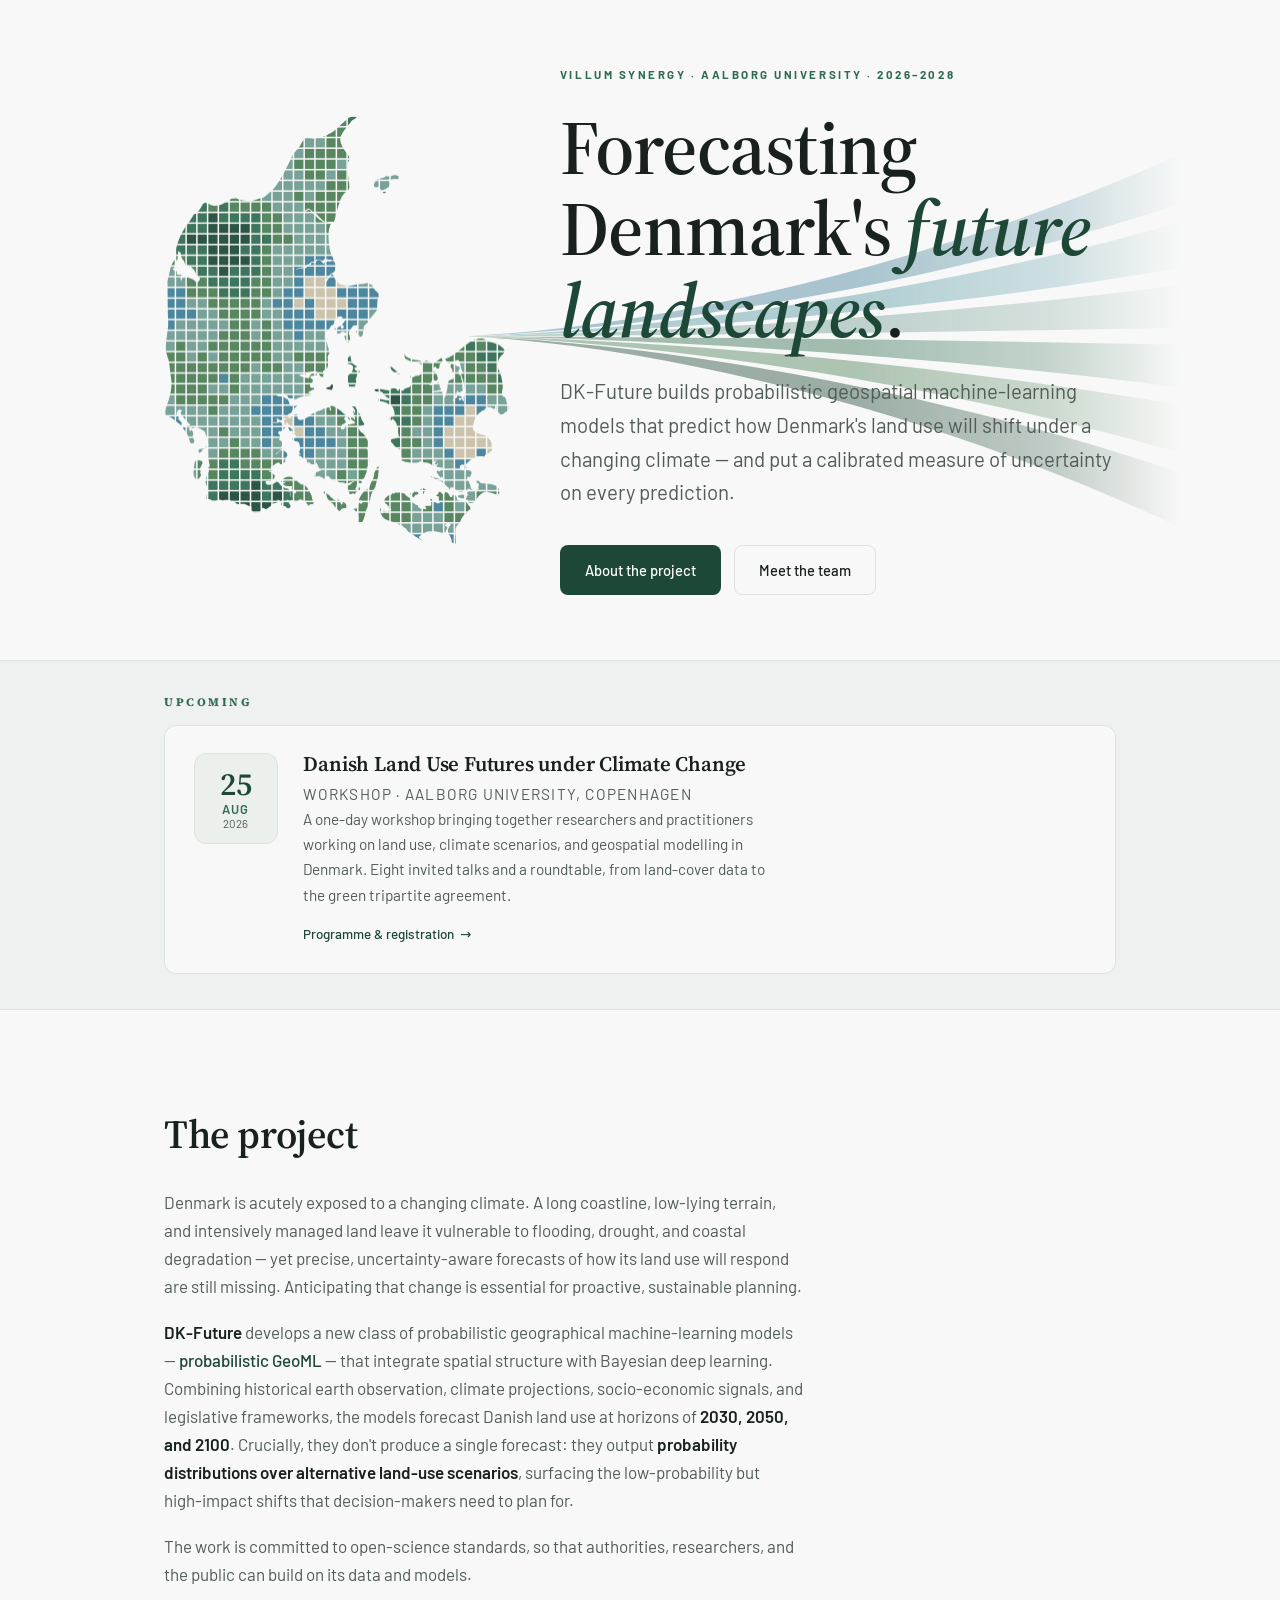
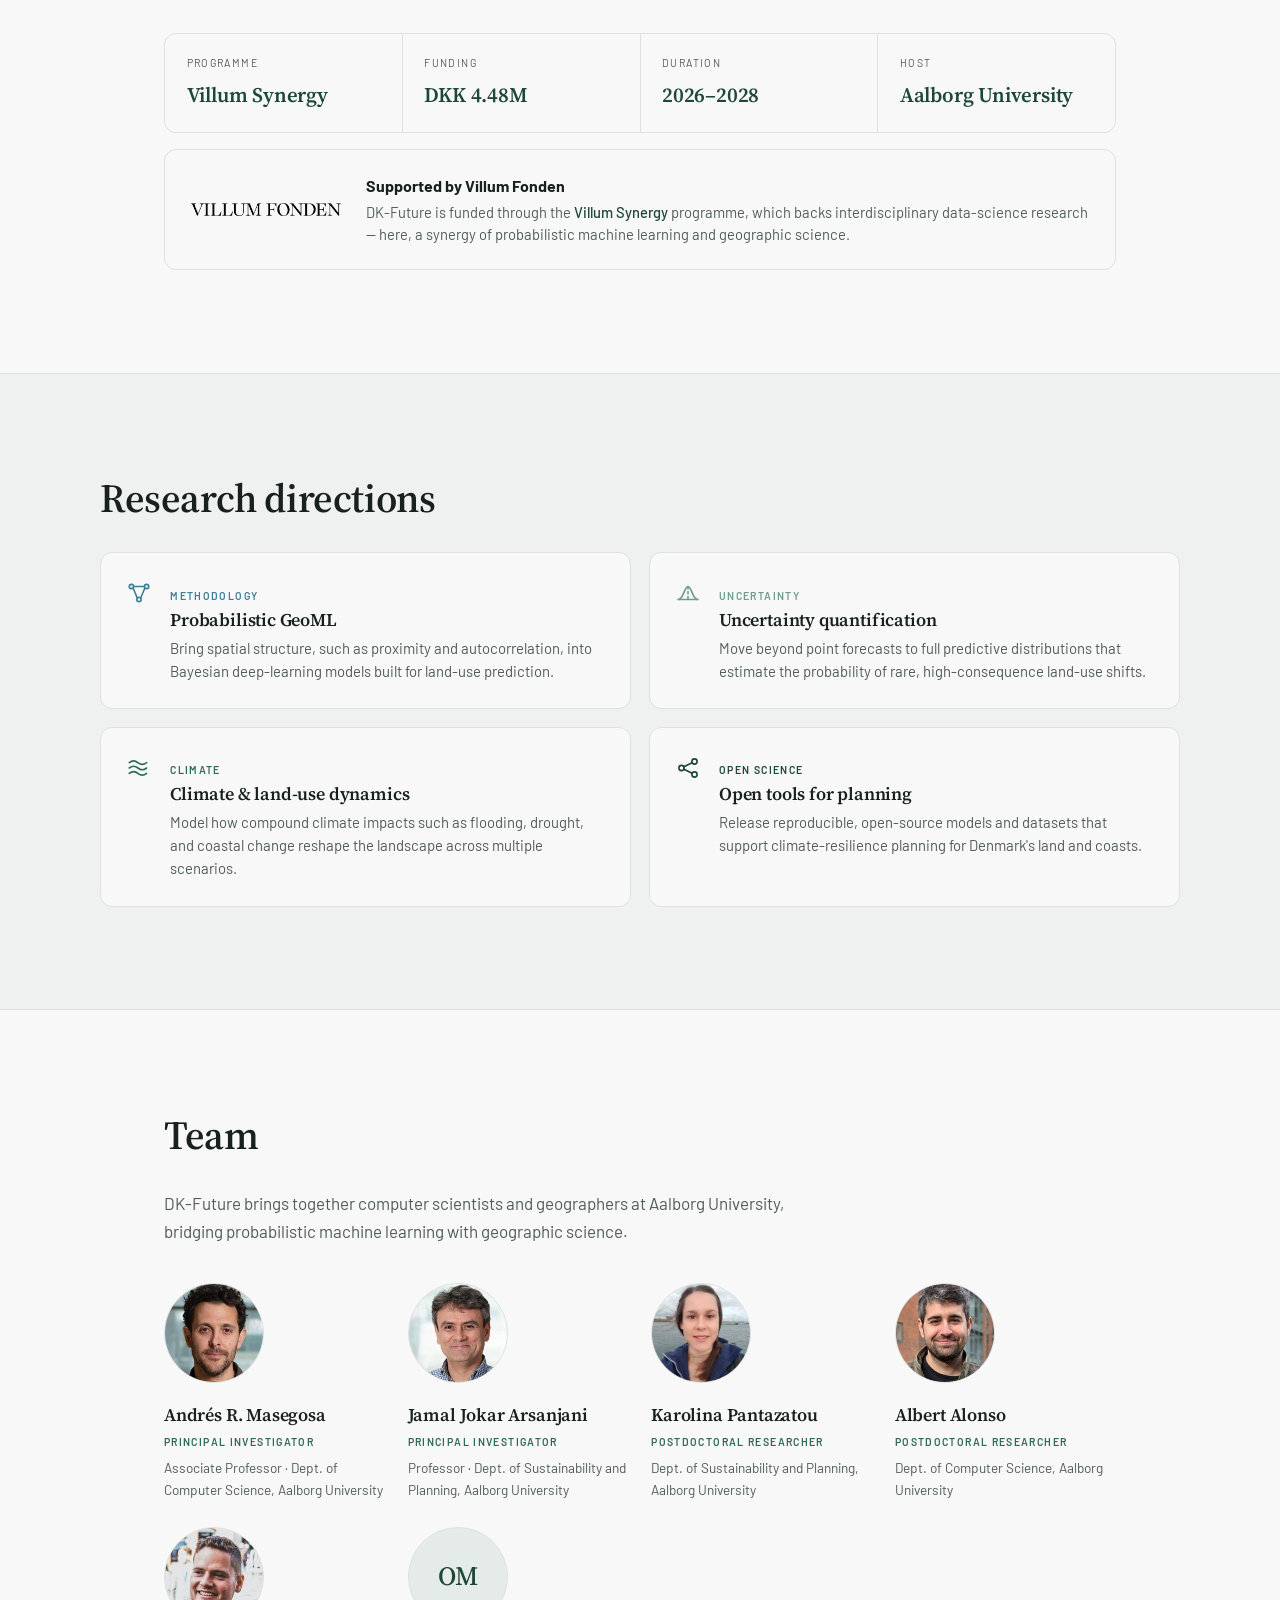
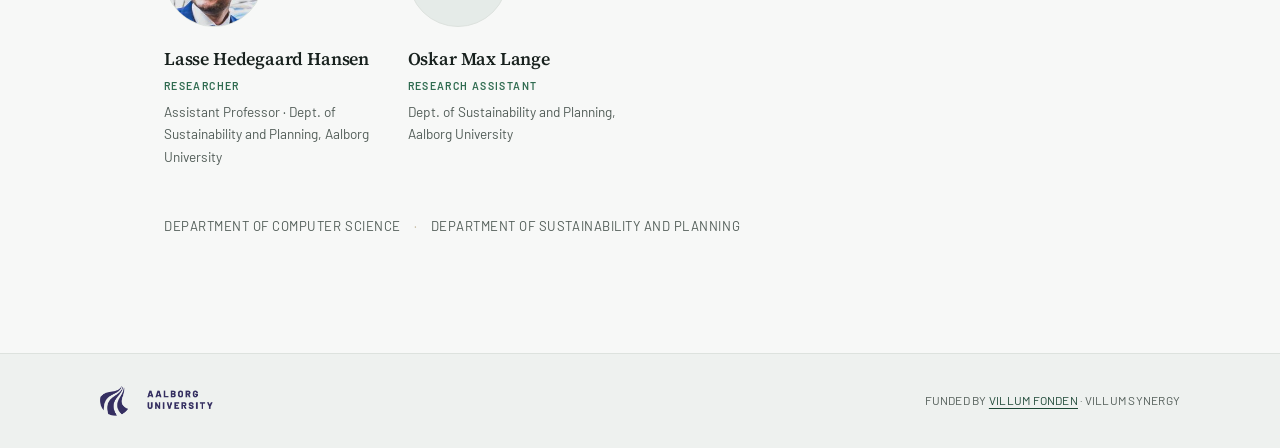
<file: index.html>
<!DOCTYPE html>
<html lang="en">
<head>
  <meta charset="UTF-8" />
  <meta name="viewport" content="width=device-width, initial-scale=1.0" />
  <title>DK-Future — Forecasting Denmark's Future Landscapes</title>
  <meta name="description" content="DK-Future: Probabilistic geospatial machine learning for predicting future Danish land use under compound climate impact." />

  <!-- Open Graph -->
  <meta property="og:title" content="DK-Future — Forecasting Denmark's Future Landscapes" />
  <meta property="og:description" content="Probabilistic GeoAI for forecasting Denmark's future landscapes under climate change." />
  <meta property="og:type" content="website" />
  <meta property="og:url" content="https://dk-future.github.io/" />

  <link rel="icon" href="assets/favicon.svg" type="image/svg+xml" />
  <link rel="preconnect" href="https://fonts.googleapis.com" />
  <link rel="preconnect" href="https://fonts.gstatic.com" crossorigin />
  <link href="https://fonts.googleapis.com/css2?family=Source+Serif+4:ital,opsz,wght@0,8..60,400;0,8..60,500;0,8..60,600;1,8..60,400&family=Barlow:wght@400;500;600&display=swap" rel="stylesheet" />
  <link rel="stylesheet" href="assets/style.css" />
</head>
<body>
  <!-- ===================== Hero ===================== -->
  <section class="hero" id="top">
    <!-- Two columns: a Denmark land-use mosaic (cells drift between landscape
         tones) on the left, the copy on the right. The forecast fan is laid
         over the whole grid, projected east from the country's coast - many
         possible futures - so the curves sweep on behind the headline. -->
    <div class="hero-inner">
      <!-- Tapered ribbons rather than plain strokes, echoing the AAU mark:
           each one is needle-sharp where it leaves the coast at (408,410) and
           broadens toward the horizon, with the gaps between them opening the
           same way. Reads as roads receding from a vanishing point, and as a
           fan chart whose spread widens with the forecast horizon. Every path
           closes back on the same point, so the tips stay sharp. -->
      <svg class="dk-fan" viewBox="0 0 1200 800" preserveAspectRatio="none" aria-hidden="true">
        <path d="M408,410 C640,394 940,295 1200,135 L1200,210 C940,326 640,398 408,410 Z" />
        <path d="M408,410 C640,400 940,338 1200,238 L1200,307 C940,367 640,404 408,410 Z" />
        <path d="M408,410 C640,405 940,378 1200,333 L1200,397 C940,404 640,409 408,410 Z" />
        <path d="M408,410 C640,411 940,415 1200,423 L1200,487 C940,442 640,415 408,410 Z" />
        <path d="M408,410 C640,416 940,454 1200,514 L1200,586 C940,484 640,421 408,410 Z" />
        <path d="M408,410 C640,422 940,497 1200,616 L1200,699 C940,531 640,427 408,410 Z" />
      </svg>

      <div class="denmark" aria-hidden="true">
        <canvas class="denmark-canvas"></canvas>
        <svg class="dk-pathdata" width="0" height="0" aria-hidden="true">
        <defs>
          <clipPath id="dkClip" clipPathUnits="userSpaceOnUse">
            <path transform="matrix(0.01953125,0,0,-0.01953125,0,200)" d="M5464 10221 c-42 -19 -150 -108 -269 -221 -83 -79 -169 -150 -182
-150 -5 0 -31 -14 -59 -32 -123 -80 -305 -125 -428 -107 -139 21 -145 20 -193
-49 -22 -31 -54 -84 -71 -117 -17 -33 -65 -96 -106 -140 -41 -44 -83 -98 -92
-120 -126 -298 -293 -600 -417 -755 -56 -69 -233 -223 -281 -244 -12 -5 -45
-12 -74 -16 -29 -5 -74 -19 -100 -31 -41 -20 -63 -23 -172 -24 -73 0 -135 4
-150 11 -14 6 -43 15 -65 18 -22 4 -51 14 -64 23 -15 10 -27 11 -33 5 -5 -5
-27 -8 -48 -5 -33 5 -47 -1 -113 -46 -166 -114 -296 -152 -393 -116 -27 10
-53 22 -59 26 -5 4 -34 14 -63 23 -67 19 -81 12 -124 -64 -81 -142 -131 -199
-164 -186 -9 3 -27 -18 -55 -67 -46 -80 -126 -197 -145 -212 -18 -14 -110
-177 -150 -263 -93 -203 -153 -486 -110 -521 9 -7 16 -24 16 -37 0 -28 15 -32
25 -6 4 9 10 61 13 115 2 53 7 97 9 97 3 0 18 -9 34 -21 22 -15 29 -28 29 -53
0 -35 33 -121 50 -131 13 -8 50 -89 50 -109 0 -10 9 -16 23 -16 59 0 102 -23
163 -87 47 -50 63 -74 68 -104 3 -21 11 -39 16 -39 6 0 10 -6 10 -13 0 -18 48
-67 65 -67 19 0 19 -11 -1 -54 -9 -19 -28 -39 -43 -46 -23 -10 -28 -9 -52 18
-14 16 -56 43 -93 61 -65 31 -103 34 -218 22 -4 -1 -13 -20 -19 -43 l-12 -43
-8 30 c-12 54 -10 85 6 85 8 0 15 9 15 20 0 17 -7 20 -44 20 -53 0 -99 30 -78
51 22 23 13 37 -38 55 -27 10 -50 21 -50 25 0 19 14 39 27 39 11 0 13 7 9 25
-4 17 0 34 14 53 18 25 19 31 7 71 l-14 44 -19 -29 c-44 -64 -71 -122 -83
-179 -7 -33 -26 -114 -41 -180 l-29 -120 3 -395 c2 -217 7 -456 11 -530 6
-120 4 -156 -19 -315 -15 -99 -30 -232 -33 -296 -5 -101 -3 -128 17 -200 12
-46 30 -105 40 -130 11 -27 25 -110 34 -200 8 -85 20 -177 25 -204 41 -209 11
-427 -100 -724 -28 -74 -54 -142 -59 -151 -10 -19 13 -60 34 -60 27 0 173 -80
201 -110 17 -18 56 -50 88 -71 31 -22 57 -44 57 -49 0 -6 9 -10 20 -10 16 0
20 7 20 33 0 33 -12 50 -64 95 -26 22 -27 25 -12 41 15 16 14 19 -13 39 -38
28 -44 65 -17 116 18 35 26 41 57 44 50 4 68 -19 38 -47 -22 -20 -22 -22 -7
-53 13 -28 53 -76 166 -204 10 -11 26 -25 37 -31 29 -16 12 -43 -28 -43 -35 0
-57 -13 -76 -45 -11 -18 -12 -17 -6 7 7 34 -8 36 -29 6 -22 -30 -21 -33 19
-75 46 -48 116 -192 123 -249 6 -53 36 -80 77 -70 28 7 49 45 34 60 -5 6 -9
18 -9 28 0 9 -8 33 -17 53 -14 29 -14 39 -4 58 10 20 10 32 -2 68 -15 45 -42
63 -53 34 -10 -26 -34 3 -34 42 0 41 20 52 56 28 23 -15 28 -15 40 -3 23 23
150 3 194 -30 19 -15 45 -32 59 -37 21 -9 30 -32 68 -160 52 -180 51 -206 -6
-224 -21 -6 -44 -18 -51 -26 -7 -9 -29 -15 -54 -15 -68 0 -106 -43 -77 -88 15
-24 60 -3 76 34 8 19 19 34 24 34 6 0 27 11 47 25 20 14 42 25 48 25 13 0 15
-79 2 -99 -5 -8 -4 -16 2 -20 22 -13 31 -57 21 -101 -6 -26 -6 -46 -1 -49 7
-5 42 -165 42 -193 0 -5 -9 -8 -20 -8 -25 0 -26 -16 -3 -29 17 -9 17 -13 -1
-68 -11 -32 -25 -67 -31 -78 -7 -11 -20 -57 -30 -101 l-17 -81 26 -89 c30
-102 31 -128 11 -204 -8 -30 -15 -70 -15 -87 0 -34 5 -37 60 -34 14 1 40 -9
59 -23 29 -21 41 -24 79 -19 25 3 57 12 72 20 34 17 70 16 91 -3 15 -14 22
-14 61 -1 73 25 210 -9 282 -70 28 -23 34 -24 120 -18 86 6 93 5 127 -18 20
-14 52 -28 70 -32 48 -10 59 -22 53 -54 -8 -39 20 -91 49 -91 13 0 28 -5 35
-12 7 -7 12 -8 12 -2 0 5 15 8 34 6 49 -6 93 21 112 68 14 34 21 40 45 40 19
0 29 -5 29 -15 0 -9 9 -15 25 -15 14 0 25 3 25 8 0 4 14 13 32 21 34 15 77 58
78 77 0 14 67 47 79 40 11 -7 77 20 86 35 4 6 -2 13 -14 16 -33 9 -26 30 9 25
20 -3 36 -14 47 -33 10 -17 26 -29 38 -29 19 -1 19 -1 3 -14 -23 -17 -23 -31
2 -56 12 -12 33 -20 55 -20 24 0 37 -6 45 -19 15 -28 67 -37 91 -15 24 22 24
49 -1 74 -11 11 -20 29 -20 40 0 21 -27 40 -47 33 -8 -3 -13 4 -13 16 0 24 3
25 48 12 21 -6 43 -6 61 0 23 8 35 6 62 -10 46 -28 70 -26 113 8 41 33 63 32
113 -5 17 -13 36 -24 42 -24 15 0 51 -41 65 -73 l12 -28 26 21 c15 11 37 20
51 20 60 0 71 22 38 75 -10 17 -20 53 -23 81 -4 40 -19 75 -68 158 -72 122
-108 156 -166 156 -35 0 -46 7 -109 71 -91 93 -150 124 -222 115 -53 -6 -133
-46 -133 -66 0 -6 -7 -10 -15 -10 -10 0 -15 -10 -15 -30 0 -27 3 -30 31 -30
17 0 39 5 51 11 11 6 22 8 25 6 3 -3 -13 -15 -36 -27 -23 -11 -41 -24 -41 -28
1 -4 17 -17 36 -30 30 -18 49 -22 120 -22 85 0 96 -4 68 -24 -26 -19 -2 -66
34 -66 36 0 74 -36 52 -50 -12 -7 -11 -10 4 -16 18 -7 17 -8 -5 -16 -20 -8
-28 -4 -49 22 -14 16 -30 30 -36 30 -6 0 -17 7 -24 15 -21 25 -32 17 -25 -16
13 -59 22 -139 15 -139 -4 0 -10 28 -14 61 -3 34 -10 67 -15 73 -5 6 -11 22
-13 36 -2 20 -11 27 -48 35 -25 5 -56 18 -70 27 -14 9 -38 22 -53 29 -16 7
-37 30 -48 51 -24 46 -65 70 -83 47 -6 -8 -35 -27 -64 -42 -83 -42 -175 -34
-188 18 -11 43 11 58 77 50 56 -7 57 -7 98 35 43 43 52 77 28 106 -32 41 -73
74 -92 74 -11 0 -26 4 -34 9 -21 13 4 24 39 16 31 -7 60 3 43 14 -15 10 -41
68 -34 77 6 9 24 21 75 52 16 9 41 27 56 39 37 30 67 29 82 -2 14 -31 26 -31
68 0 19 14 42 25 53 25 16 0 17 5 11 46 -6 40 -4 48 20 73 22 23 27 36 24 66
-3 33 -10 43 -52 72 -57 39 -109 45 -126 13 -6 -11 -17 -20 -25 -20 -8 0 -20
-12 -27 -27 -8 -18 -22 -29 -38 -31 l-25 -2 26 14 c15 9 29 24 32 36 3 12 13
20 26 20 12 0 21 4 21 8 0 5 10 18 21 31 15 16 24 20 32 12 6 -6 21 -11 34
-11 l23 0 -26 40 c-15 22 -32 40 -38 40 -6 0 -3 5 7 11 11 6 17 22 17 45 0 47
-13 69 -50 84 -34 14 -35 17 -15 44 23 30 18 71 -11 106 -23 27 -25 34 -15 56
8 19 16 24 31 19 10 -3 30 -1 42 6 29 15 88 75 88 89 0 6 -24 35 -53 65 -38
39 -61 55 -80 55 -14 0 -28 -4 -31 -9 -7 -11 -126 -11 -126 1 0 4 23 8 50 8
44 0 50 3 50 21 0 11 -5 29 -11 41 -6 11 -9 22 -6 24 10 10 55 -9 60 -25 6
-26 76 -21 95 7 10 15 25 22 48 22 44 0 53 -18 12 -22 -33 -3 -33 -3 -33 -56
1 -59 25 -96 47 -74 10 10 10 17 0 33 -8 12 -11 23 -9 25 10 10 56 -20 61 -41
5 -21 43 -45 71 -45 7 0 15 -10 17 -22 2 -15 15 -28 36 -37 38 -17 42 -41 6
-41 -17 0 -41 16 -74 50 -27 28 -56 50 -64 50 -22 0 -20 -12 6 -40 13 -13 21
-34 20 -46 -2 -16 4 -23 23 -28 15 -4 35 -4 46 -1 10 4 32 -2 49 -12 35 -20
41 -48 9 -40 -24 6 -49 -1 -49 -14 0 -5 7 -9 16 -9 9 0 29 -8 45 -17 46 -27
37 -63 -20 -83 -24 -8 -46 -21 -49 -28 -4 -14 64 -47 119 -57 34 -6 39 -11 58
-64 22 -61 21 -131 -2 -179 -9 -19 -7 -25 11 -38 30 -21 28 -36 -4 -28 -42 11
-25 -18 24 -40 27 -12 42 -26 42 -37 0 -13 12 -21 43 -29 66 -17 67 -18 67
-47 0 -15 5 -35 10 -43 8 -13 11 -13 22 -1 10 11 10 14 1 18 -7 3 -13 9 -13
14 0 18 29 -4 40 -31 19 -45 106 -56 146 -19 l23 21 20 -41 c12 -22 21 -47 21
-55 0 -8 3 -16 8 -18 15 -7 53 -69 47 -78 -3 -6 -25 -13 -47 -17 -57 -9 -107
-56 -115 -107 -6 -35 -4 -39 13 -33 95 30 103 31 139 14 20 -9 42 -17 49 -17
8 0 16 -9 19 -20 8 -31 32 -24 50 15 15 31 21 35 57 35 29 0 40 -4 40 -15 0
-19 31 -55 47 -55 6 0 16 -6 20 -14 13 -22 63 -26 82 -7 21 21 41 16 41 -10 0
-27 50 -49 112 -49 31 -1 61 -7 72 -15 27 -21 51 -19 110 9 52 24 116 42 116
32 0 -3 -16 -13 -35 -22 -19 -9 -35 -23 -35 -31 0 -8 -15 -20 -32 -28 -62 -27
-69 -37 -62 -91 4 -27 14 -58 24 -69 10 -11 20 -32 24 -48 6 -24 10 -26 34
-21 15 4 30 12 34 18 5 8 13 7 28 -2 26 -16 40 -15 40 1 0 21 43 56 78 63 20
4 32 13 32 23 0 9 3 26 6 39 10 34 -27 28 -48 -8 -19 -33 -52 -40 -62 -14 -4
9 0 24 9 34 8 9 15 28 15 42 0 14 7 31 15 38 20 16 19 30 -2 46 -24 17 -15 21
32 13 22 -3 30 -7 17 -8 -41 -2 -13 -20 29 -18 36 1 40 3 37 27 -2 16 -13 30
-31 38 -21 10 -26 17 -18 25 8 8 14 8 22 0 7 -7 21 -5 48 8 32 15 40 26 50 63
6 25 17 49 25 53 8 5 18 43 25 98 8 56 20 103 33 125 29 48 32 153 6 240 -10
36 -18 77 -16 92 2 18 -4 32 -17 41 -18 14 -18 15 7 46 15 17 30 40 33 52 10
32 -15 110 -47 147 -15 18 -28 37 -28 43 0 20 -75 108 -93 109 -9 0 -23 12
-29 28 -7 15 -23 36 -36 47 -43 37 -1 91 77 97 45 4 60 28 37 59 -9 13 -28 39
-41 58 -15 20 -25 48 -25 68 0 19 -8 46 -18 61 -64 95 -93 142 -111 182 -11
25 -21 39 -21 32 0 -10 -8 -12 -30 -7 -35 8 -41 -8 -10 -25 11 -6 20 -17 20
-24 0 -8 7 -19 15 -26 10 -8 15 -29 15 -59 l-1 -46 -25 45 -25 45 6 -35 c4
-19 10 -44 14 -55 14 -33 32 -128 25 -134 -3 -3 -16 6 -28 22 -23 29 -45 34
-64 15 -17 -17 3 -45 41 -57 38 -13 63 -51 44 -70 -6 -6 -27 -11 -47 -11 -19
0 -44 -7 -54 -15 -10 -8 -22 -12 -27 -10 -4 3 -10 1 -14 -5 -3 -5 -27 -10 -52
-10 l-45 0 6 -31 c8 -39 -9 -56 -60 -61 -31 -2 -38 0 -35 12 2 8 6 31 9 50 5
43 28 70 59 70 12 0 23 5 23 11 0 7 8 18 18 25 16 13 16 15 0 28 -10 7 -18 20
-18 28 0 8 -5 19 -11 25 -7 7 -6 15 5 26 9 9 16 20 16 26 0 6 6 11 13 11 15 0
36 -20 68 -62 22 -30 39 -36 39 -15 -1 18 -40 59 -90 94 -25 17 -72 55 -105
85 -61 55 -222 158 -246 158 -27 0 -44 -17 -32 -32 6 -7 13 -31 15 -53 2 -30
-1 -40 -12 -40 -10 0 -16 12 -18 39 l-3 38 -51 -6 c-28 -4 -61 -12 -72 -19
-12 -6 -25 -10 -30 -9 -5 2 -12 -2 -17 -9 -7 -12 -69 -39 -99 -43 -9 -1 -27
-10 -40 -19 -14 -9 -32 -17 -41 -17 -17 0 -107 -58 -192 -123 -51 -39 -101
-57 -159 -57 -46 0 -68 28 -68 87 0 38 -3 43 -27 49 -19 5 -38 1 -64 -14 -21
-12 -47 -22 -58 -22 -17 0 -20 -5 -14 -30 4 -23 2 -30 -10 -30 -23 0 -47 39
-47 77 0 29 4 33 36 39 31 6 38 13 59 60 13 30 28 54 34 54 10 0 94 68 99 80
6 16 -106 23 -139 10 -40 -17 -56 -2 -68 63 -10 53 -34 87 -63 87 -10 0 -29
12 -42 26 -20 24 -32 27 -99 32 -47 3 -81 10 -88 18 -15 18 -5 21 89 32 55 6
80 5 99 -5 14 -7 30 -13 37 -13 6 0 22 -18 36 -40 24 -38 27 -40 77 -40 33 0
57 -5 67 -15 17 -17 64 -11 81 10 18 21 216 69 287 69 20 0 35 4 32 8 -3 4 0
16 6 27 9 18 6 20 -22 23 -50 5 -46 30 7 51 25 11 45 23 45 29 0 5 8 7 18 4
24 -8 46 9 39 28 -4 11 -19 16 -46 16 -30 0 -43 5 -51 19 -17 33 -11 54 28
100 35 41 38 48 28 73 -7 19 -17 28 -33 28 -24 0 -27 9 -17 48 6 19 13 22 61
22 59 0 93 13 93 34 0 29 -103 35 -137 8 -12 -9 -28 -34 -37 -55 -8 -20 -22
-40 -30 -43 -8 -3 -54 4 -103 16 -125 31 -144 50 -69 69 31 8 53 8 72 1 31
-12 28 -14 41 25 9 29 12 30 89 38 113 11 153 10 168 -2 7 -6 20 -9 28 -6 12
5 17 -4 22 -34 7 -44 47 -81 86 -81 18 0 21 4 17 22 -4 12 -2 27 3 33 6 7 5
26 -3 50 -9 31 -9 39 2 43 7 2 27 18 45 36 18 17 40 36 49 41 13 8 16 28 17
95 1 47 -2 105 -5 128 -5 28 -3 48 4 55 6 6 11 19 11 29 0 9 7 21 16 26 13 7
14 13 5 30 -6 11 -11 37 -11 57 0 20 -5 46 -11 58 -7 11 -20 54 -30 94 -10 40
-28 91 -39 113 -19 37 -20 46 -9 103 12 63 43 111 81 123 10 3 30 28 43 55 17
32 32 49 44 49 27 0 42 23 49 77 6 41 11 49 37 58 36 12 44 21 38 45 -4 14 4
18 36 23 56 7 78 0 85 -29 7 -25 25 -31 42 -14 7 7 18 3 34 -12 l25 -23 -23
-3 c-12 -2 -22 -10 -22 -18 0 -8 -16 -31 -35 -53 -40 -44 -42 -51 -16 -51 13
0 20 -10 25 -32 9 -45 -21 -62 -59 -34 -16 12 -17 16 -6 30 23 28 -28 20 -55
-9 -13 -14 -33 -26 -46 -27 -13 0 -30 -1 -38 -2 -23 -2 -24 -33 -1 -41 13 -4
23 -18 27 -40 9 -49 24 -58 74 -45 22 6 43 17 46 25 10 25 43 27 79 5 19 -12
39 -19 45 -15 18 11 28 -5 21 -33 -5 -20 -15 -28 -37 -32 -17 -3 -30 -12 -32
-23 -4 -18 52 -147 63 -147 22 0 66 35 71 56 9 35 -3 113 -21 141 -20 30 -11
67 29 118 18 22 39 52 48 66 31 50 148 41 148 -10 0 -11 -14 -33 -31 -50 -34
-34 -33 -55 5 -103 11 -15 29 -39 39 -53 14 -19 26 -25 44 -23 22 2 29 12 44
58 10 30 19 84 19 120 0 58 4 70 30 102 17 21 43 43 57 50 15 8 38 38 58 75
17 35 43 75 58 90 15 16 46 54 70 85 l44 58 7 126 c8 136 16 171 43 181 50 18
30 67 -56 137 -56 46 -70 63 -82 103 -13 44 -19 50 -74 77 l-60 29 -65 -17
c-36 -9 -90 -16 -120 -16 -30 0 -95 -11 -143 -25 -107 -29 -172 -33 -212 -13
-16 8 -50 18 -75 21 -38 5 -52 13 -94 59 -60 66 -86 106 -86 135 0 26 -36 63
-62 63 -12 0 -18 -7 -18 -23 0 -13 -18 -43 -40 -67 -22 -24 -40 -49 -40 -55 0
-5 -11 -20 -25 -33 -14 -14 -25 -38 -28 -60 -3 -27 -4 -21 -5 21 -1 31 2 57 8
57 5 0 13 16 19 35 11 40 121 152 158 161 34 9 66 67 58 104 -4 17 -2 36 3 43
6 8 4 31 -6 65 -18 65 -48 82 -97 59 -20 -9 -38 -11 -53 -6 -25 9 -60 -1 -103
-32 -28 -20 -28 -20 -45 -1 -56 66 -64 72 -96 72 -27 0 -37 -6 -51 -30 -25
-42 -50 -53 -83 -38 -23 11 -28 10 -40 -7 -8 -10 -14 -25 -14 -32 0 -7 -8 -13
-17 -13 -27 0 -80 -36 -87 -58 -6 -18 -18 -21 -107 -24 -74 -2 -102 -7 -109
-18 -5 -8 -12 -11 -16 -7 -15 15 13 27 99 40 75 12 93 19 121 46 17 17 40 31
50 31 11 0 35 16 54 36 31 32 39 35 73 30 34 -5 40 -3 59 24 18 25 28 30 64
30 23 0 51 -7 62 -15 28 -21 46 -18 70 12 19 24 25 26 45 16 13 -6 44 -14 69
-17 25 -3 60 -8 78 -12 29 -6 32 -5 32 19 0 14 -11 42 -24 62 -39 57 -65 150
-81 289 -19 161 -14 366 10 402 9 14 13 33 10 43 -3 12 0 21 10 25 8 3 15 17
15 31 0 24 -2 25 -65 25 -36 0 -81 6 -99 14 -39 16 -156 95 -156 105 0 4 -32
33 -71 65 -39 32 -78 74 -87 92 -21 46 -63 47 -109 2 -18 -17 -35 -29 -38 -26
-12 11 9 40 50 68 47 33 48 32 119 -34 21 -20 55 -45 75 -55 20 -11 55 -39 77
-63 127 -132 180 -167 231 -152 16 4 55 8 87 8 l59 1 33 100 c19 54 34 111 34
125 0 42 69 269 102 333 33 67 96 147 114 147 6 0 28 18 48 40 33 37 36 45 36
100 0 33 -13 145 -30 250 -21 139 -27 197 -20 216 6 14 10 40 10 59 0 33 8 58
34 103 15 27 4 88 -19 107 -7 5 -21 25 -31 44 -11 19 -40 64 -66 99 -78 105
-108 207 -88 294 13 53 79 160 164 263 23 28 57 71 76 97 19 26 46 52 60 57
14 6 39 22 55 36 29 25 29 26 11 40 -27 20 -72 18 -122 -4z m-598 -4137 c-3
-8 -11 -14 -17 -14 -8 0 -9 12 -5 38 13 69 21 81 24 33 2 -24 1 -50 -2 -57z"/>
            <path transform="matrix(0.01953125,0,0,-0.01953125,0,200)" d="M6443 8809 c-35 -16 -52 -18 -97 -11 -48 8 -55 7 -59 -9 -3 -12 -19
-19 -53 -24 -113 -14 -146 -27 -171 -70 -39 -65 -54 -105 -48 -124 7 -24 54
-46 69 -31 5 5 17 10 26 10 21 0 80 -61 80 -83 0 -23 6 -22 87 18 85 42 123
86 123 142 0 22 -5 44 -12 51 -18 18 -1 29 71 47 60 16 75 16 112 0 13 -5 20
2 28 28 16 49 7 63 -46 71 -59 8 -61 8 -110 -15z"/>
            <path transform="matrix(0.01953125,0,0,-0.01953125,0,200)" d="M6248 8444 c-31 -16 -28 -44 4 -44 46 0 78 40 42 54 -19 7 -13 8 -46
-10z"/>
            <path transform="matrix(0.01953125,0,0,-0.01953125,0,200)" d="M8425 4896 c-73 -23 -121 -56 -355 -241 -151 -120 -230 -173 -308
-206 -52 -21 -60 -28 -44 -33 11 -4 26 -20 32 -37 15 -35 52 -53 89 -44 13 3
57 22 98 41 41 20 81 34 90 32 16 -3 50 -95 74 -201 7 -32 16 -60 21 -63 14
-9 9 -54 -7 -60 -21 -8 -19 -25 15 -123 16 -47 34 -111 39 -141 5 -30 15 -75
21 -100 13 -52 12 -51 7 -110 -6 -51 -15 -80 -27 -80 -14 0 -20 -31 -9 -51 12
-23 2 -62 -14 -56 -6 2 -14 14 -17 28 -8 31 -40 39 -40 9 0 -16 -5 -21 -22
-18 -17 2 -24 11 -26 32 -3 27 -2 29 28 23 23 -5 32 -3 37 9 7 20 -13 34 -50
34 -24 0 -27 3 -22 21 6 17 3 20 -12 17 -12 -2 -18 -12 -19 -29 -2 -46 -12
-59 -44 -59 -23 0 -30 -4 -30 -19 0 -26 -10 -51 -21 -51 -17 0 5 66 43 124 21
32 38 67 38 77 0 28 11 49 26 49 8 0 14 -9 14 -19 0 -27 25 -33 45 -11 9 10
27 20 39 22 13 2 20 9 17 18 -2 8 -4 63 -5 121 -1 65 -6 111 -13 120 -6 8 -15
38 -19 67 -5 39 -12 56 -28 64 -11 6 -24 16 -28 22 -13 20 -8 66 11 104 24 46
13 72 -29 72 -19 0 -33 7 -40 19 -11 21 -23 26 -86 36 l-41 6 -6 -38 c-5 -31
-2 -42 18 -63 17 -18 25 -37 25 -63 0 -26 4 -37 15 -37 25 0 45 -42 39 -82 -8
-45 -45 -81 -101 -97 -31 -8 -43 -17 -43 -31 0 -10 -4 -21 -9 -24 -5 -4 -12
-41 -16 -84 -12 -155 -63 -317 -87 -280 -4 7 -8 23 -8 34 0 12 -7 24 -15 28
-8 3 -15 16 -15 28 0 48 -11 53 -97 40 -43 -7 -93 -12 -111 -12 -52 0 -34 24
24 31 27 4 62 12 77 18 16 6 39 11 53 11 31 0 34 35 3 43 -17 5 -20 11 -15 31
6 25 -19 106 -34 106 -4 0 -37 -16 -74 -35 -73 -38 -116 -44 -137 -19 -10 13
-10 17 2 25 8 5 19 9 26 9 7 0 18 18 24 39 14 46 34 58 59 36 24 -21 67 -19
80 4 26 49 -6 138 -72 200 -36 33 -38 83 -6 105 29 21 50 20 46 -1 -2 -11 7
-21 23 -27 44 -15 59 -3 59 51 1 53 13 76 48 87 18 6 22 15 22 51 0 30 -5 45
-16 49 -19 7 -20 6 -101 -52 -76 -57 -143 -76 -191 -56 -19 7 -36 23 -39 34
-6 23 -9 24 -67 8 -36 -9 -57 -9 -117 5 -41 9 -98 19 -126 22 -69 8 -179 57
-227 103 -21 20 -35 30 -31 22 5 -8 11 -30 15 -50 4 -29 13 -39 52 -60 25 -14
61 -33 79 -44 19 -11 60 -21 99 -23 78 -6 141 -27 170 -58 20 -21 22 -32 19
-109 -4 -81 -5 -86 -38 -120 -28 -29 -42 -36 -73 -36 -22 0 -57 -9 -79 -21
-37 -19 -42 -19 -58 -5 -10 9 -26 16 -36 16 -17 0 -17 -1 0 -20 23 -25 32
-143 15 -194 -12 -39 -51 -66 -93 -66 -12 0 -28 -5 -35 -12 -7 -7 -12 -8 -12
-3 0 6 -9 -5 -20 -23 -18 -29 -25 -33 -48 -28 -15 4 -34 16 -44 26 -21 26 -25
25 -32 -5 -8 -32 -34 -32 -46 -1 -16 44 -127 48 -165 6 -22 -24 -56 -25 -155
-4 -72 15 -195 15 -220 -1 -6 -4 -1 -15 14 -26 18 -14 40 -19 86 -19 64 0 100
-12 100 -33 0 -21 92 -104 133 -121 42 -17 47 -30 16 -47 -23 -12 -44 -10
-169 16 -93 19 -90 19 -90 -4 0 -27 15 -34 83 -42 90 -11 237 -92 266 -147 20
-38 41 -121 41 -163 0 -46 -17 -60 -74 -62 -36 -2 -46 -6 -46 -19 0 -9 -3 -23
-6 -32 -4 -11 3 -19 22 -26 23 -9 31 -8 41 5 6 9 9 24 6 32 -3 8 17 -9 44 -39
31 -33 53 -66 58 -88 4 -19 16 -52 27 -73 14 -29 17 -49 13 -82 -4 -26 -2 -57
5 -78 7 -18 10 -45 7 -58 -7 -28 -78 -69 -120 -69 -72 0 -93 -60 -36 -100 17
-13 34 -32 39 -45 8 -21 89 -81 145 -107 26 -11 27 -15 22 -60 -3 -26 0 -70 7
-97 8 -31 9 -54 3 -60 -14 -14 10 -50 41 -57 15 -4 32 -10 37 -15 18 -14 137
-30 225 -30 83 0 132 10 144 29 7 11 44 5 63 -11 7 -5 36 -11 65 -12 64 -4
143 -36 158 -64 11 -21 50 -30 50 -12 0 21 -13 41 -26 41 -8 0 -14 2 -14 5 0
16 31 63 45 69 27 10 73 7 81 -5 5 -8 -1 -10 -18 -6 -21 6 -26 2 -36 -26 -16
-45 -16 -47 13 -47 14 0 25 5 25 10 0 6 7 10 15 10 21 0 19 -13 -5 -28 -23
-14 -26 -35 -7 -50 6 -6 39 -12 72 -15 64 -6 95 -14 95 -27 0 -25 -13 -36 -38
-32 -18 2 -36 -4 -51 -17 -26 -22 -41 -27 -41 -12 0 22 -31 19 -42 -4 -10 -21
-7 -30 24 -67 19 -24 40 -53 47 -65 6 -13 19 -23 28 -23 13 0 13 3 3 15 -27
32 10 13 54 -28 54 -50 65 -93 18 -68 -95 50 -287 116 -318 109 -13 -3 -4 -9
26 -17 25 -7 52 -19 60 -26 8 -7 41 -22 72 -33 95 -35 167 -81 194 -124 14
-22 38 -44 55 -50 21 -7 29 -16 29 -33 0 -13 6 -25 13 -28 8 -3 13 4 12 22 0
21 5 27 29 29 46 6 75 -6 91 -38 18 -34 90 -70 141 -70 25 0 45 10 74 36 l40
36 0 -28 0 -29 26 32 c29 37 53 42 77 15 22 -24 21 -32 -2 -32 -11 0 -32 -10
-47 -23 -22 -19 -26 -29 -20 -50 4 -16 14 -27 24 -28 10 0 6 -4 -10 -11 -23
-8 -28 -16 -28 -43 0 -20 -6 -35 -15 -39 -30 -11 -14 -26 28 -26 29 0 38 -3
28 -9 -12 -8 -13 -14 -3 -36 12 -26 16 -27 67 -23 29 3 61 11 70 18 9 8 45 53
81 100 48 65 77 94 115 114 47 26 56 28 127 21 47 -4 98 -16 131 -31 66 -30
126 -32 141 -5 17 33 11 75 -17 131 -23 44 -34 56 -62 63 -18 4 -44 15 -57 24
-17 11 -67 18 -162 25 l-137 9 -40 45 -40 45 -24 -25 c-27 -29 -22 -41 25 -61
27 -11 34 -19 34 -42 0 -16 -5 -34 -10 -39 -8 -8 -7 -19 1 -38 14 -31 18 -28
-50 -48 -47 -15 -57 -15 -81 -3 -40 21 -62 45 -56 62 3 8 -5 41 -19 73 -14 33
-25 66 -25 75 0 8 -6 15 -14 15 -24 0 -35 60 -17 89 6 10 13 10 28 2 26 -13
53 13 53 52 0 15 5 27 10 27 6 0 10 8 10 18 0 39 -87 86 -115 62 -22 -18 -135
-3 -142 19 -4 9 -12 20 -20 24 -17 11 -16 38 3 65 12 18 25 22 64 22 l50 0
-16 -41 c-21 -52 -10 -81 25 -68 22 9 23 13 16 65 l-7 56 77 74 c42 41 84 74
93 74 9 0 36 11 59 24 39 23 50 24 133 19 76 -5 90 -4 90 9 0 21 32 48 57 48
11 0 28 10 39 21 10 12 29 25 42 30 30 11 44 51 31 86 -5 14 -7 45 -4 67 8 54
-4 84 -70 165 -57 70 -94 91 -163 91 -17 0 -33 4 -36 9 -3 4 -26 14 -50 21
-25 7 -63 28 -85 46 -34 30 -40 40 -43 86 -6 65 37 212 81 277 27 41 143 141
163 141 5 0 29 19 53 41 43 39 48 41 95 37 28 -3 58 -12 68 -22 10 -9 30 -16
45 -16 24 0 26 4 25 34 -2 47 25 86 59 86 l27 0 -28 -29 c-19 -20 -28 -40 -28
-63 0 -45 26 -105 49 -112 10 -3 23 -16 28 -28 15 -34 82 -29 111 8 12 14 39
34 61 44 34 15 41 23 46 56 11 65 8 80 -23 110 -22 22 -30 38 -30 66 0 51 -42
128 -62 117 -37 -21 -63 89 -38 157 14 36 15 118 1 185 -5 30 -15 83 -22 119
-6 35 -30 106 -54 156 -41 87 -43 96 -38 161 8 95 47 177 106 223 46 36 57 54
57 102 0 20 -15 40 -64 83 -66 58 -113 78 -279 120 -38 10 -81 28 -96 41 -16
13 -40 28 -55 34 -44 16 -135 10 -211 -14z"/>
            <path transform="matrix(0.01953125,0,0,-0.01953125,0,200)" d="M5417 4478 c-37 -36 -38 -39 -35 -100 l3 -63 35 -5 c19 -3 50 -16 68
-29 37 -28 40 -51 17 -128 -12 -42 -21 -54 -50 -67 -66 -32 -81 -105 -47 -243
l17 -73 53 -2 c28 -1 59 -2 69 -2 25 -1 58 118 43 161 -9 27 -8 39 11 75 12
24 35 59 50 79 38 49 38 70 0 63 -35 -7 -86 18 -94 44 -6 25 2 38 31 46 33 11
27 23 -25 48 -59 28 -89 78 -100 168 l-9 65 -37 -37z"/>
            <path transform="matrix(0.01953125,0,0,-0.01953125,0,200)" d="M6380 4236 c0 -8 18 -28 39 -46 22 -17 43 -40 46 -50 4 -11 12 -20
18 -20 7 0 39 -14 71 -30 32 -16 63 -27 68 -24 14 9 9 22 -12 29 -12 4 -42 26
-68 51 -26 24 -61 57 -79 74 -34 31 -83 41 -83 16z"/>
            <path transform="matrix(0.01953125,0,0,-0.01953125,0,200)" d="M4989 3801 c-19 -35 -27 -40 -62 -43 -39 -3 -70 -28 -54 -45 5 -4 28
-8 52 -8 24 0 47 -3 51 -7 19 -20 41 -6 52 31 15 49 15 72 -2 94 -13 17 -16
15 -37 -22z"/>
            <path transform="matrix(0.01953125,0,0,-0.01953125,0,200)" d="M1767 2000 c-27 -21 -37 -54 -42 -133 -1 -23 -6 -78 -10 -122 -7 -75
-6 -84 19 -133 15 -29 33 -55 42 -59 19 -7 74 16 74 31 0 6 9 19 20 29 21 18
27 61 10 72 -6 4 -7 23 -4 44 4 22 1 48 -6 60 -9 18 -9 26 3 39 25 29 58 116
53 137 -4 15 -21 26 -61 38 -69 21 -67 21 -98 -3z"/>
            <path transform="matrix(0.01953125,0,0,-0.01953125,0,200)" d="M6089 1832 c-15 -21 -32 -55 -38 -75 -7 -20 -17 -39 -22 -42 -5 -4
-9 -27 -9 -52 0 -34 -11 -68 -43 -132 -24 -47 -49 -107 -56 -133 -10 -36 -22
-53 -52 -72 -21 -14 -43 -26 -48 -26 -8 0 -36 -30 -91 -101 -31 -40 -70 -115
-70 -135 0 -9 11 -14 30 -14 20 0 33 -6 37 -17 4 -10 11 -21 17 -25 14 -9 -12
-38 -35 -38 -10 0 -21 5 -24 10 -14 22 -33 8 -39 -27 -4 -21 -12 -53 -18 -72
-10 -33 -11 -33 -54 -27 -26 3 -44 2 -44 -4 0 -10 7 -17 63 -68 42 -37 60
-108 51 -202 l-7 -80 40 0 c27 0 46 6 58 20 20 23 75 180 75 217 0 25 34 113
79 203 18 36 32 85 39 140 12 96 37 162 88 233 23 32 39 68 46 106 5 31 21 90
34 131 13 41 24 89 24 107 0 17 9 53 20 79 16 37 19 56 12 88 -10 53 -30 55
-63 8z"/>
            <path transform="matrix(0.01953125,0,0,-0.01953125,0,200)" d="M7135 1320 c-17 -19 -17 -21 -2 -33 10 -6 28 -30 41 -52 l24 -40 7
28 c4 15 19 37 34 48 l26 21 -28 24 c-34 29 -78 31 -102 4z"/>
            <path transform="matrix(0.01953125,0,0,-0.01953125,0,200)" d="M4810 1261 c0 -14 60 -101 70 -101 5 0 10 -8 10 -18 0 -30 80 -132
118 -150 23 -11 39 -28 46 -49 10 -27 142 -162 150 -152 1 2 12 18 24 35 19
27 29 32 82 37 72 8 80 12 80 38 0 27 -93 119 -121 119 l-22 0 23 -25 c19 -21
21 -25 7 -25 -9 0 -17 -4 -17 -10 0 -25 -30 -7 -40 24 -6 19 -17 37 -25 40 -8
3 -15 12 -15 19 0 8 -9 22 -19 31 -19 17 -19 17 -14 -3 3 -11 3 -28 -1 -37 -5
-14 -9 -13 -35 5 -16 12 -36 21 -44 21 -9 0 -18 8 -21 18 -3 9 -24 27 -46 40
-25 14 -40 30 -40 42 0 13 -7 20 -19 20 -19 0 -81 53 -81 70 0 4 -11 10 -25
12 -14 3 -25 2 -25 -1z"/>
            <path transform="matrix(0.01953125,0,0,-0.01953125,0,200)" d="M6964 1241 c-4 -17 -10 -28 -14 -26 -5 3 -23 7 -40 9 -29 3 -31 2
-25 -21 5 -21 61 -83 75 -82 3 0 14 14 25 32 16 25 28 33 58 35 28 2 37 8 37
21 0 25 -36 55 -55 47 -9 -3 -25 -1 -36 4 -17 10 -20 7 -25 -19z"/>
            <path transform="matrix(0.01953125,0,0,-0.01953125,0,200)" d="M7568 1249 c-10 -5 -18 -21 -18 -34 0 -14 -6 -25 -13 -25 -8 0 -22
-9 -31 -19 -17 -19 -17 -20 21 -23 l38 -3 0 -61 c0 -34 6 -67 12 -76 17 -20 7
-28 -34 -28 -35 0 -92 37 -139 90 -17 19 -25 22 -34 14 -8 -8 -9 -18 -2 -30 5
-11 12 -42 16 -70 6 -47 5 -51 -19 -62 -15 -7 -44 -9 -70 -5 -54 7 -66 -10
-39 -53 l18 -27 -74 7 c-41 4 -77 11 -80 15 -3 5 -15 12 -28 16 -18 5 -22 13
-20 33 3 23 -1 27 -26 30 -16 2 -38 13 -50 24 -11 11 -35 26 -52 34 -39 16
-55 36 -63 76 -5 23 -17 37 -46 53 -22 13 -50 38 -63 56 -28 40 -49 47 -163
54 -77 4 -89 3 -113 -16 -14 -11 -26 -16 -26 -10 0 6 -7 8 -15 5 -8 -4 -15
-12 -15 -20 0 -9 -12 -14 -34 -14 -26 0 -45 -10 -85 -46 -48 -43 -51 -49 -51
-93 0 -50 20 -81 52 -81 11 0 14 -6 11 -19 -3 -14 2 -20 22 -25 21 -5 25 -11
20 -27 -9 -26 12 -51 36 -44 26 8 25 -17 -1 -40 -17 -15 -22 -16 -36 -4 -15
12 -16 11 -10 -19 7 -30 6 -32 -18 -32 -17 0 -26 6 -26 15 0 17 -38 35 -72 35
-18 0 -19 -2 -7 -16 11 -14 10 -18 -6 -30 -10 -8 -24 -14 -31 -14 -14 0 -36
78 -23 86 17 10 9 34 -11 34 -34 0 -25 -58 22 -150 50 -96 73 -112 225 -159
56 -17 135 -47 175 -66 40 -19 80 -35 90 -35 10 0 25 -11 34 -26 9 -14 29 -31
45 -39 15 -8 37 -30 49 -49 12 -21 45 -49 78 -67 31 -18 74 -47 95 -66 20 -18
41 -33 46 -33 4 0 25 -13 46 -30 27 -21 48 -30 74 -29 l36 0 -47 15 c-73 22
-61 70 27 109 29 13 55 27 56 32 2 4 22 17 44 28 31 15 52 19 92 15 29 -3 54
-2 56 3 1 5 29 3 62 -3 33 -7 78 -15 100 -19 22 -4 50 -14 62 -21 19 -12 27
-12 58 3 20 10 35 23 33 29 -3 7 3 21 13 31 10 11 15 25 12 33 -3 8 0 14 6 14
23 0 10 30 -19 45 -39 20 -38 35 8 72 l38 30 32 -26 32 -27 -30 -42 c-20 -26
-33 -58 -36 -89 -6 -43 -2 -57 40 -135 29 -56 46 -100 46 -123 0 -32 4 -37 49
-60 38 -19 50 -21 54 -11 3 7 1 80 -5 162 -14 211 -11 225 51 288 36 36 56 68
66 100 19 62 75 137 119 161 24 13 40 31 47 53 8 23 20 37 40 44 41 14 39 53
-6 102 -19 21 -37 45 -40 55 -9 29 -60 50 -136 57 -96 9 -106 15 -114 69 -8
52 -20 64 -69 72 -31 5 -36 3 -36 -14 0 -25 -22 -45 -42 -38 -8 3 -20 21 -27
40 -11 30 -70 85 -92 85 -4 0 -17 -16 -29 -37 l-21 -36 -42 41 c-47 46 -45 45
-69 31z"/>
            <path transform="matrix(0.01953125,0,0,-0.01953125,0,200)" d="M8090 1180 c-8 -5 -27 -10 -42 -10 -21 0 -28 -5 -28 -19 0 -11 6 -23
13 -28 16 -10 120 -32 129 -27 14 9 20 65 8 79 -14 17 -58 19 -80 5z"/>
          </clipPath>
        </defs>
      </svg>
      </div>

      <div class="hero-content">
      <p class="eyebrow">Villum Synergy · Aalborg University · 2026&ndash;2028</p>
      <h1>Forecasting Denmark's <em>future landscapes</em>.</h1>
      <p class="lede">
        DK&#8209;Future builds probabilistic geospatial machine&#8209;learning models that
        predict how Denmark's land use will shift under a changing climate &mdash; and put a
        calibrated measure of uncertainty on every prediction.
      </p>
      <div class="hero-actions">
        <a class="btn btn-primary" href="#project">About the project</a>
        <a class="btn btn-ghost" href="#team">Meet the team</a>
      </div>
      </div>
    </div>
  </section>

  <!-- ===================== Upcoming events =====================
       A quiet strip straight under the hero so visitors see what's coming
       without hunting for it. Manual only - no autoplay. The controls stay
       hidden unless there is more than one event, so a single event just
       reads as a card. -->
  <section class="upcoming" id="events" aria-labelledby="upcoming-title">
    <div class="upcoming-inner">
      <div class="upcoming-head">
        <h2 id="upcoming-title">Upcoming</h2>
        <div class="upcoming-nav" hidden>
          <button class="upcoming-btn" type="button" data-dir="-1" aria-label="Previous event">
            <svg viewBox="0 0 24 24" aria-hidden="true"><path d="M15 5l-7 7 7 7" /></svg>
          </button>
          <button class="upcoming-btn" type="button" data-dir="1" aria-label="Next event">
            <svg viewBox="0 0 24 24" aria-hidden="true"><path d="M9 5l7 7-7 7" /></svg>
          </button>
        </div>
      </div>

      <ul class="upcoming-track" tabindex="0" aria-label="Upcoming events">
        <li class="upcoming-slide">
          <a class="event" href="workshop-2026-08.html">
            <div class="event-date" aria-hidden="true">
              <span class="event-day">25</span>
              <span class="event-month">Aug</span>
              <span class="event-year">2026</span>
            </div>
            <div class="event-body">
              <h3>Danish Land Use Futures under Climate Change</h3>
              <p class="event-meta">Workshop · Aalborg University, Copenhagen</p>
              <p>
                A one&#8209;day workshop bringing together researchers and practitioners working on
                land use, climate scenarios, and geospatial modelling in Denmark. Eight invited
                talks and a roundtable, from land&#8209;cover data to the green tripartite agreement.
              </p>
              <span class="event-more">Programme &amp; registration <span class="arrow" aria-hidden="true">&rarr;</span></span>
            </div>
          </a>
        </li>
      </ul>

      <div class="upcoming-dots" hidden></div>
    </div>
  </section>

  <!-- ===================== Project ===================== -->
  <section class="section" id="project">
    <div class="section-head reveal">
      <h2>The project</h2>
    </div>
    <div class="prose reveal">
      <p>
        Denmark is acutely exposed to a changing climate. A long coastline, low&#8209;lying
        terrain, and intensively managed land leave it vulnerable to flooding, drought, and
        coastal degradation &mdash; yet precise, uncertainty&#8209;aware forecasts of how its
        land use will respond are still missing. Anticipating that change is essential for
        proactive, sustainable planning.
      </p>
      <p>
        <strong>DK&#8209;Future</strong> develops a new class of probabilistic geographical
        machine&#8209;learning models &mdash; <em>probabilistic GeoML</em> &mdash; that integrate
        spatial structure with Bayesian deep learning. Combining historical earth observation,
        climate projections, socio&#8209;economic signals, and legislative frameworks, the models
        forecast Danish land use at horizons of <strong>2030, 2050, and 2100</strong>. Crucially,
        they don't produce a single forecast: they output <strong>probability distributions over
        alternative land&#8209;use scenarios</strong>, surfacing the low&#8209;probability but
        high&#8209;impact shifts that decision&#8209;makers need to plan for.
      </p>
      <p>
        The work is committed to open&#8209;science standards, so that authorities, researchers,
        and the public can build on its data and models.
      </p>
    </div>

    <div class="facts reveal">
      <div class="fact">
        <span class="fact-label">Programme</span>
        <span class="fact-value">Villum Synergy</span>
      </div>
      <div class="fact">
        <span class="fact-label">Funding</span>
        <span class="fact-value">DKK 4.48M</span>
      </div>
      <div class="fact">
        <span class="fact-label">Duration</span>
        <span class="fact-value">2026&ndash;2028</span>
      </div>
      <div class="fact">
        <span class="fact-label">Host</span>
        <span class="fact-value">Aalborg University</span>
      </div>
    </div>

    <a class="funding reveal" href="https://villumfonden.dk/da/projekt/dk-future-probabilistic-geospatial-machine-learning-predicting-future-danish-land-use-under" target="_blank" rel="noopener">
      <img class="funding-logo" src="assets/img/villum-logo.png" alt="Villum Fonden" loading="lazy" />
      <span class="funding-text">
        <strong>Supported by Villum Fonden</strong>
        DK&#8209;Future is funded through the <em>Villum Synergy</em> programme,
        which backs interdisciplinary data&#8209;science research &mdash; here, a synergy of
        probabilistic machine learning and geographic science.
      </span>
    </a>
  </section>

  <!-- ===================== Research ===================== -->
  <section class="section section-alt" id="research">
    <div class="section-head reveal">
      <h2>Research directions</h2>
    </div>
    <div class="cards">
      <article class="rcard reveal" style="--tone: var(--sea)">
        <div class="rcard-icon" aria-hidden="true">
          <svg viewBox="0 0 24 24" fill="none" stroke="currentColor" stroke-width="1.5" stroke-linecap="round" stroke-linejoin="round">
            <circle cx="5" cy="6" r="2"/><circle cx="19" cy="6" r="2"/><circle cx="12" cy="18" r="2"/>
            <path d="M7 6h10M6.6 7.4 10.4 16.6M17.4 7.4 13.6 16.6"/>
          </svg>
        </div>
        <div class="rcard-text">
          <span class="rcard-kicker">Methodology</span>
          <h3>Probabilistic GeoML</h3>
          <p>
            Bring spatial structure, such as proximity and autocorrelation, into Bayesian
            deep&#8209;learning models built for land&#8209;use prediction.
          </p>
        </div>
      </article>

      <article class="rcard reveal" style="--tone: var(--cyan)">
        <div class="rcard-icon" aria-hidden="true">
          <svg viewBox="0 0 24 24" fill="none" stroke="currentColor" stroke-width="1.5" stroke-linecap="round" stroke-linejoin="round">
            <path d="M3 18h18"/>
            <path d="M3 18c5 0 5.5-12 9-12s4 12 9 12"/>
            <path d="M12 6v12" stroke-dasharray="2.2 2.4"/>
          </svg>
        </div>
        <div class="rcard-text">
          <span class="rcard-kicker">Uncertainty</span>
          <h3>Uncertainty quantification</h3>
          <p>
            Move beyond point forecasts to full predictive distributions that estimate the
            probability of rare, high&#8209;consequence land&#8209;use shifts.
          </p>
        </div>
      </article>

      <article class="rcard reveal" style="--tone: var(--green)">
        <div class="rcard-icon" aria-hidden="true">
          <svg viewBox="0 0 24 24" fill="none" stroke="currentColor" stroke-width="1.5" stroke-linecap="round" stroke-linejoin="round">
            <path d="M3 7c3-2.4 5-2.4 8 0s5 2.4 8 0"/>
            <path d="M3 12c3-2.4 5-2.4 8 0s5 2.4 8 0"/>
            <path d="M3 17c3-2.4 5-2.4 8 0s5 2.4 8 0"/>
          </svg>
        </div>
        <div class="rcard-text">
          <span class="rcard-kicker">Climate</span>
          <h3>Climate &amp; land-use dynamics</h3>
          <p>
            Model how compound climate impacts such as flooding, drought, and coastal
            change reshape the landscape across multiple scenarios.
          </p>
        </div>
      </article>

      <article class="rcard reveal" style="--tone: var(--green-deep)">
        <div class="rcard-icon" aria-hidden="true">
          <svg viewBox="0 0 24 24" fill="none" stroke="currentColor" stroke-width="1.5" stroke-linecap="round" stroke-linejoin="round">
            <circle cx="6" cy="12" r="2.4"/><circle cx="18" cy="6" r="2.4"/><circle cx="18" cy="18" r="2.4"/>
            <path d="M8.2 10.9 15.8 7.1M8.2 13.1 15.8 16.9"/>
          </svg>
        </div>
        <div class="rcard-text">
          <span class="rcard-kicker">Open science</span>
          <h3>Open tools for planning</h3>
          <p>
            Release reproducible, open&#8209;source models and datasets that support
            climate&#8209;resilience planning for Denmark's land and coasts.
          </p>
        </div>
      </article>
    </div>
  </section>

  <!-- ===================== Team ===================== -->
  <section class="section" id="team">
    <div class="section-head reveal">
      <h2>Team</h2>
    </div>
    <p class="prose reveal">
      DK&#8209;Future brings together computer scientists and geographers at Aalborg University,
      bridging probabilistic machine learning with geographic science.
    </p>
    <div class="team-grid reveal" id="team-grid"><!-- populated from assets/people.js --></div>
    <p class="partners reveal">
      <span>Department of Computer Science</span>
      <span class="dot">·</span>
      <span>Department of Sustainability and Planning</span>
    </p>
  </section>

  <!-- ===================== Footer ===================== -->
  <footer class="site-footer">
    <div class="footer-inner">
      <a class="footer-logo-link" href="https://www.aau.dk/" target="_blank" rel="noopener" aria-label="Aalborg University">
        <img class="footer-logo" src="assets/img/aau-logo.png" alt="Aalborg University" loading="lazy" />
      </a>
      <span>Funded by <a href="https://villumfonden.dk/da/projekt/dk-future-probabilistic-geospatial-machine-learning-predicting-future-danish-land-use-under" target="_blank" rel="noopener">Villum Fonden</a> · Villum Synergy</span>
    </div>
  </footer>

  <script src="assets/people.js"></script>
  <script src="assets/main.js"></script>
</body>
</html>
</file>
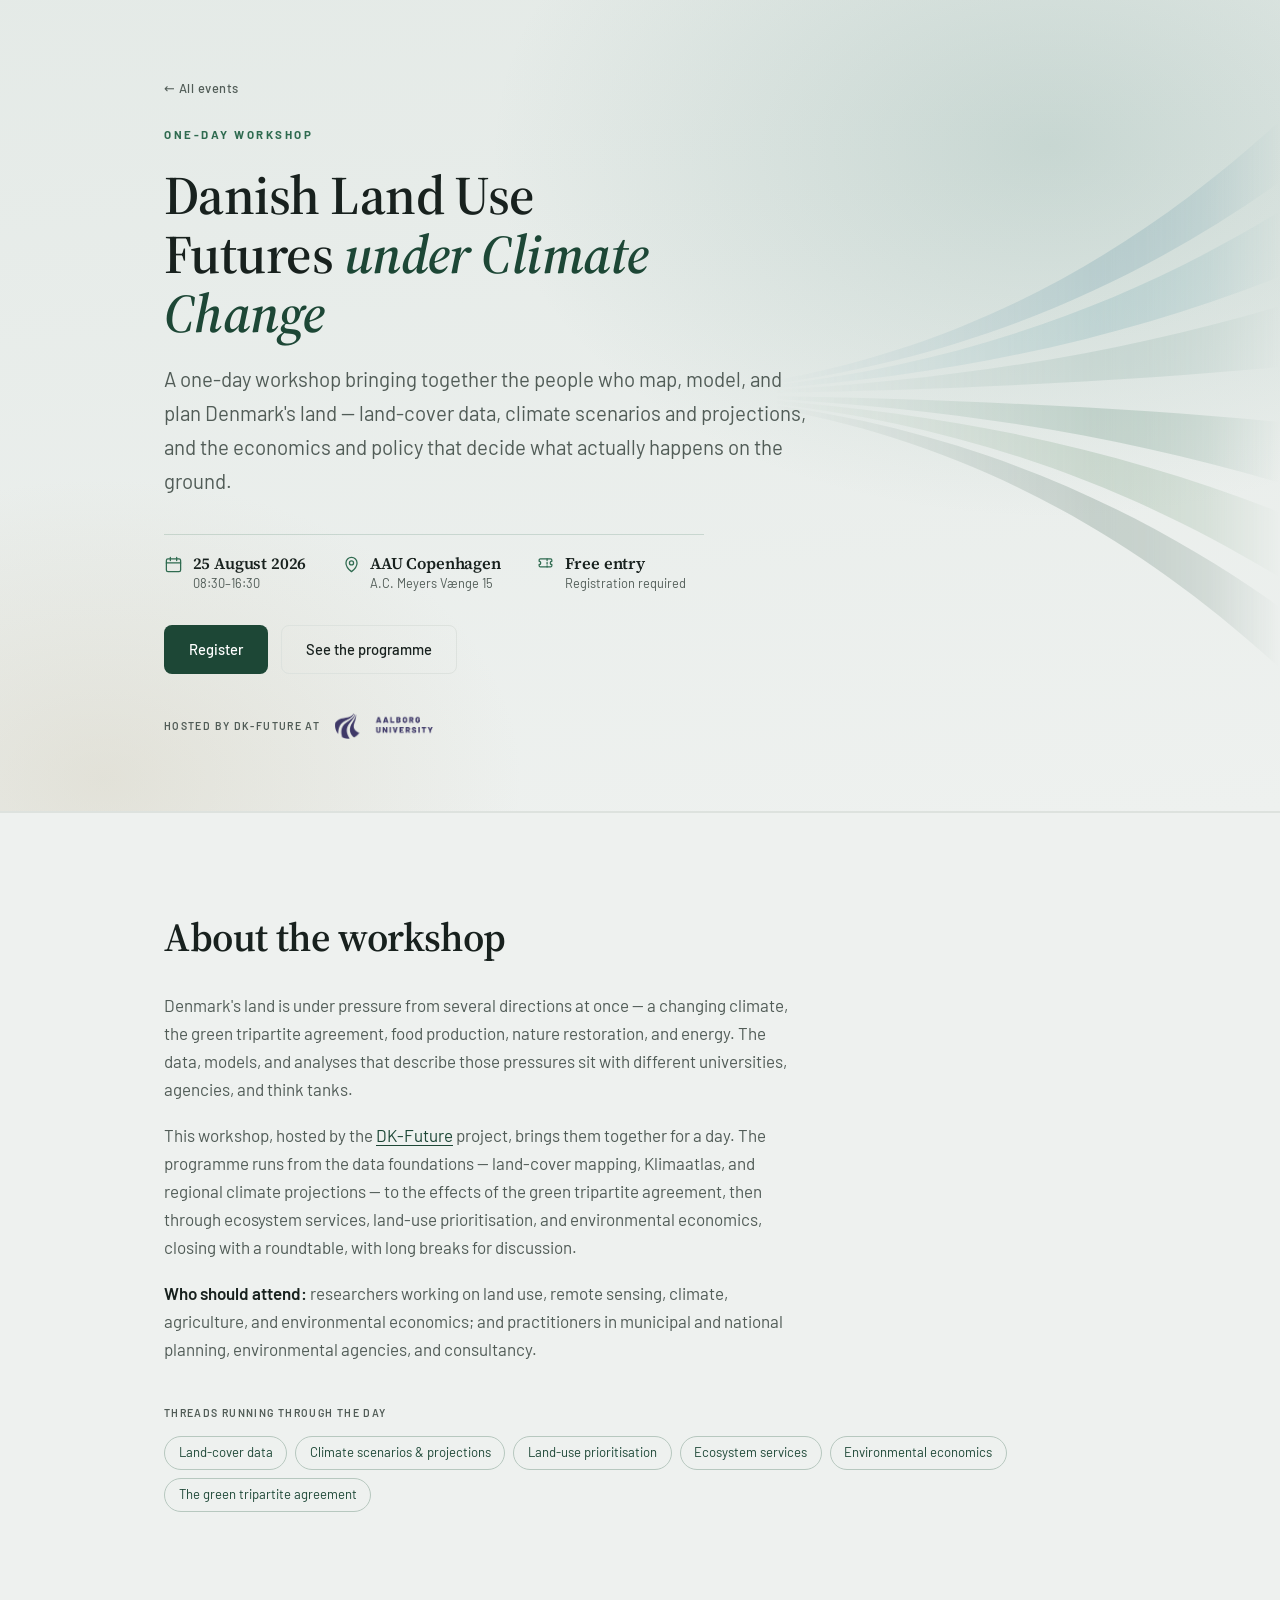
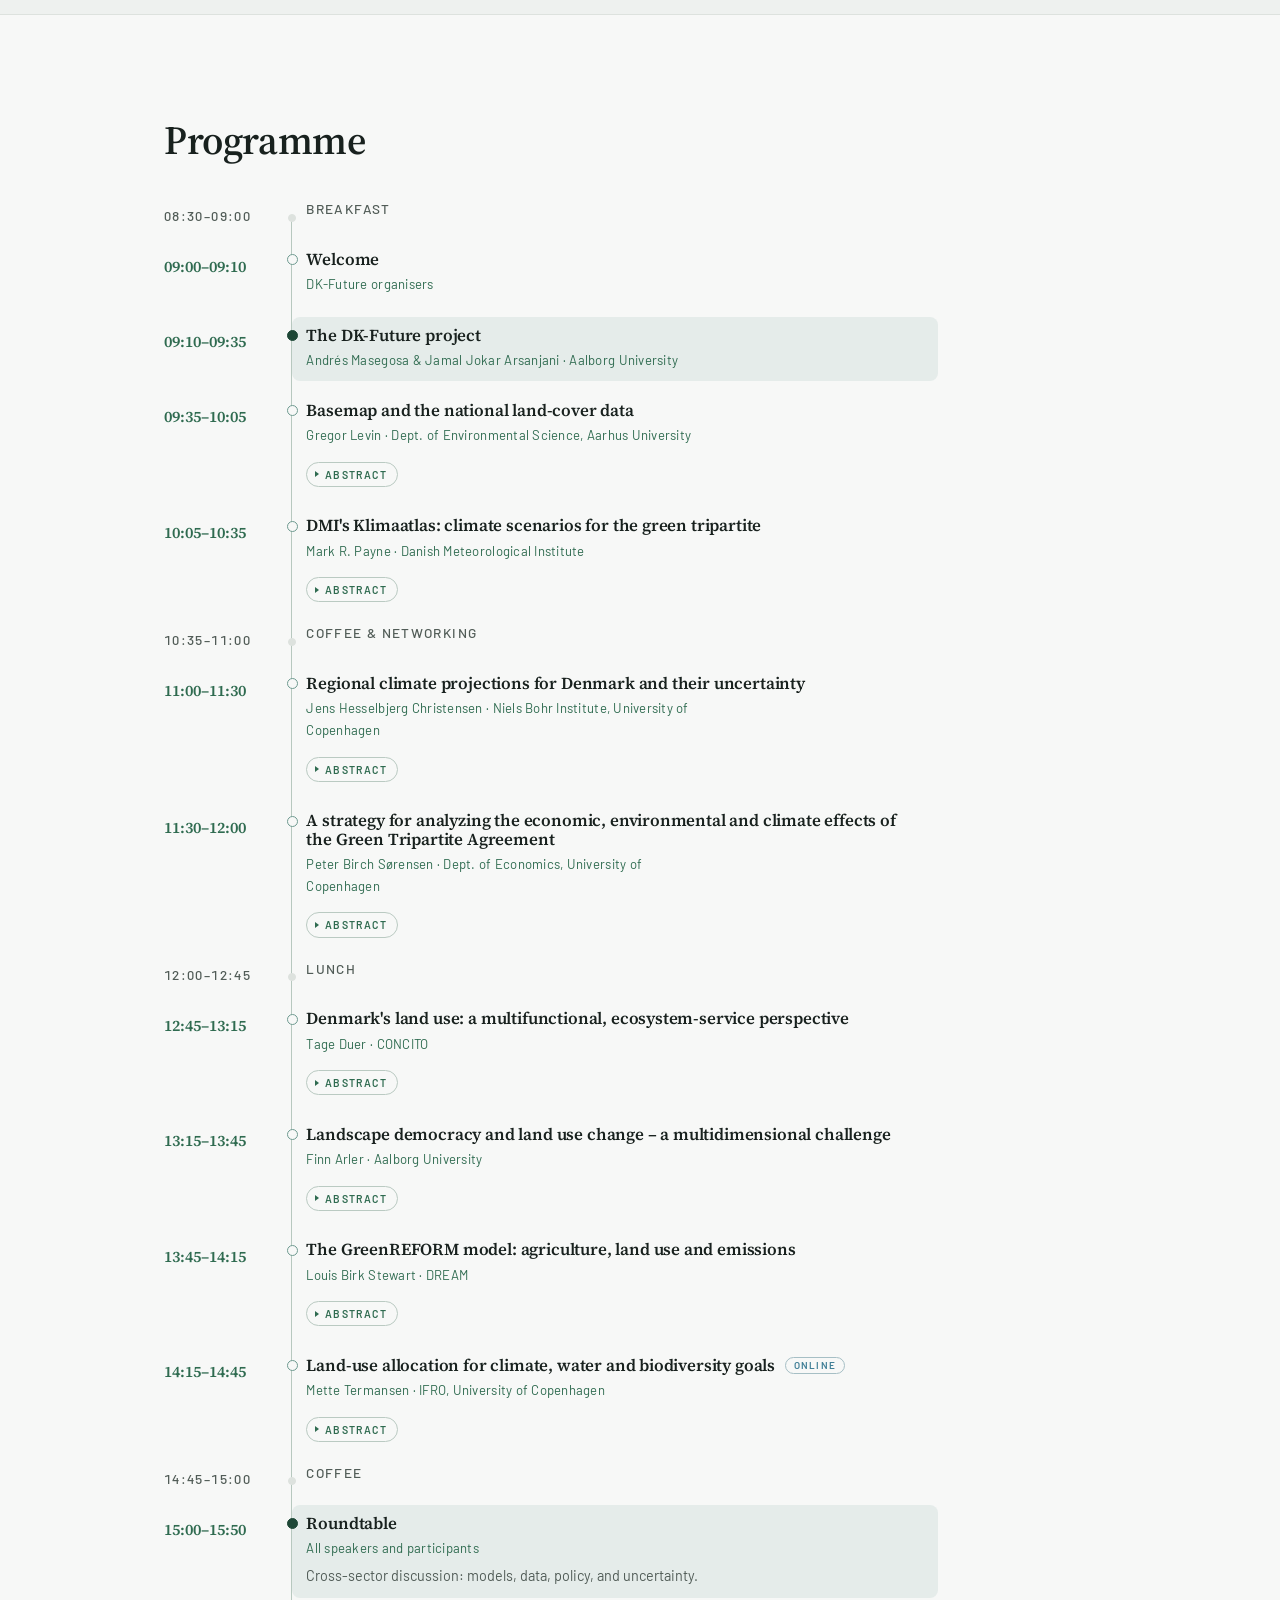
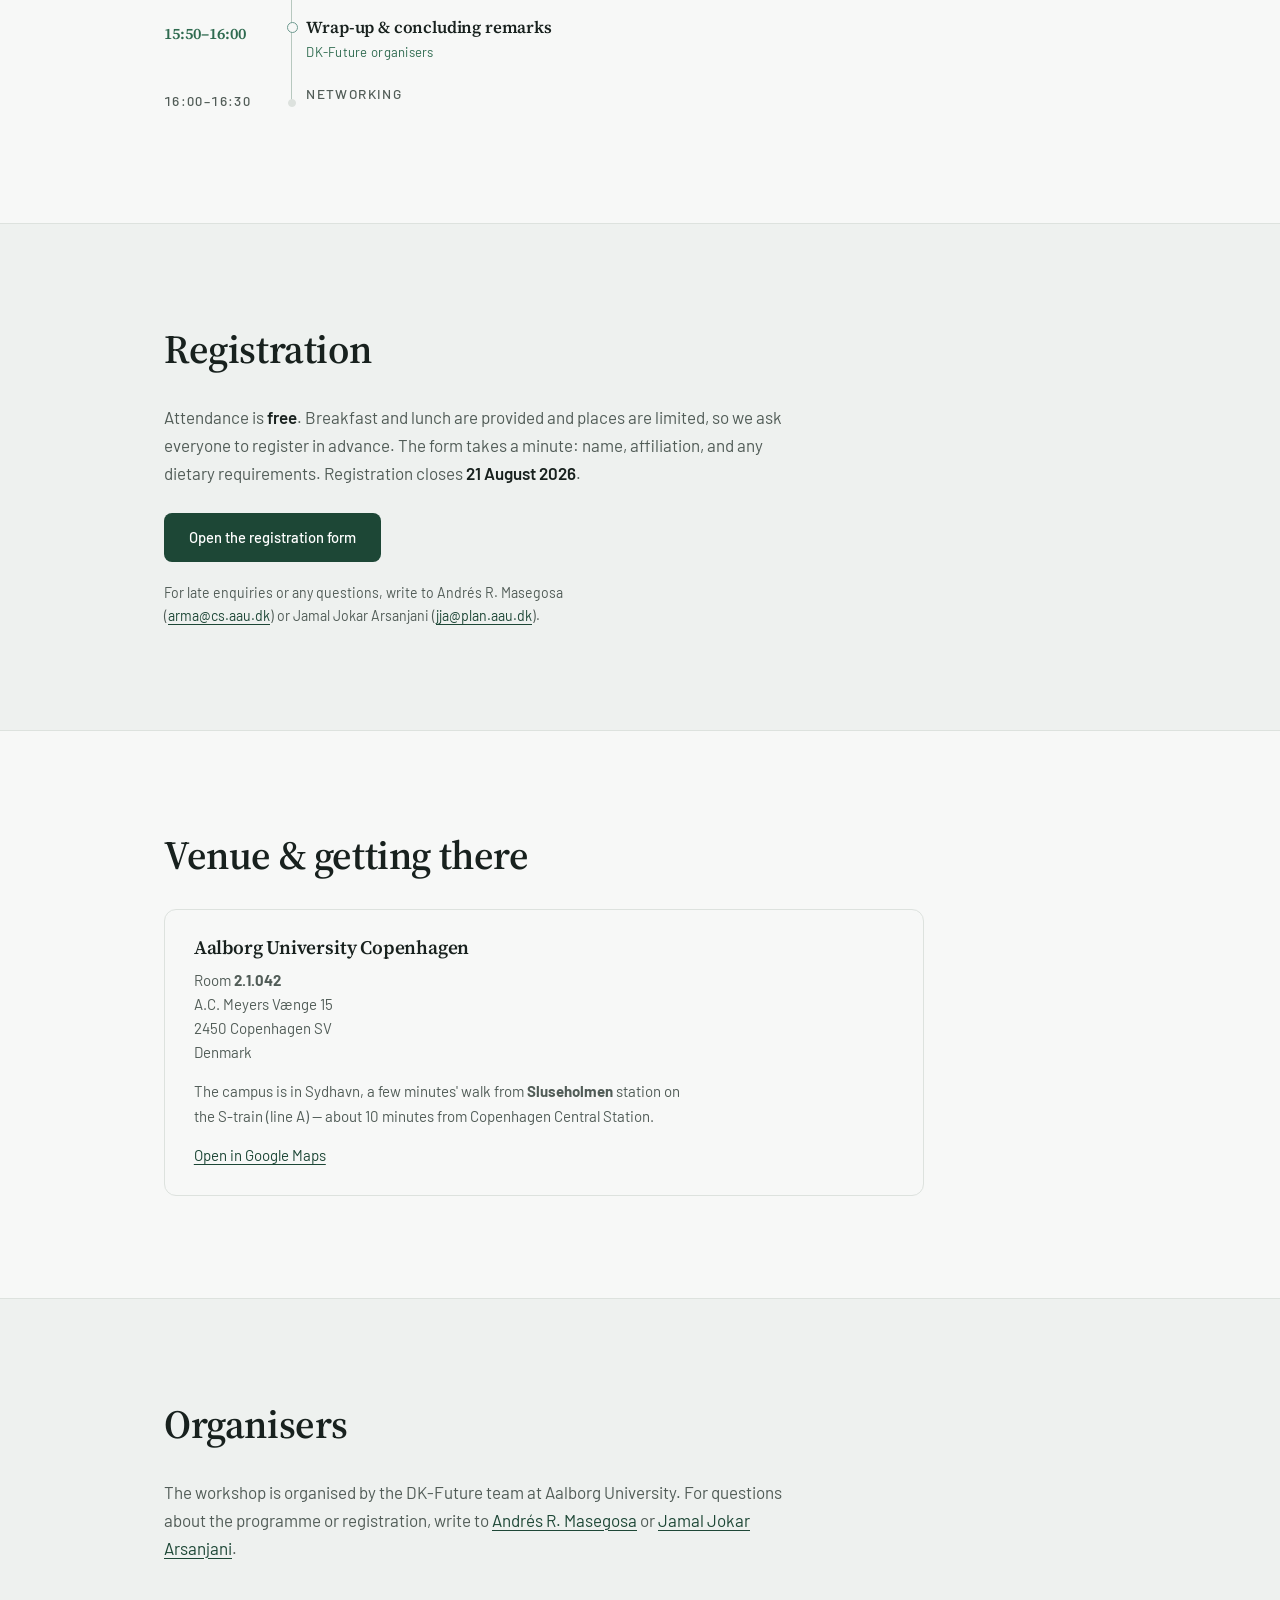
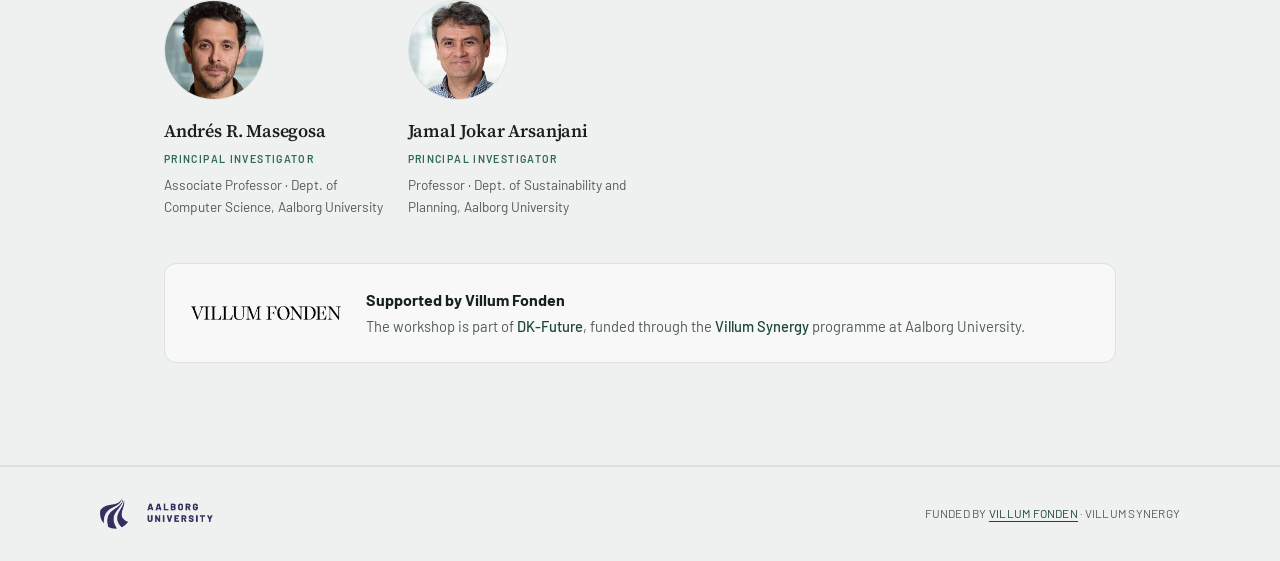
<file: workshop-2026-08.html>
<!DOCTYPE html>
<html lang="en">
<head>
  <meta charset="UTF-8" />
  <meta name="viewport" content="width=device-width, initial-scale=1.0" />
  <title>Danish Land Use Futures under Climate Change — DK-Future Workshop</title>
  <meta name="description" content="A one-day DK-Future workshop on land use, climate scenarios, and geospatial modelling in Denmark. 25 August 2026, Aalborg University Copenhagen." />

  <!-- Open Graph -->
  <meta property="og:title" content="Danish Land Use Futures under Climate Change — DK-Future Workshop" />
  <meta property="og:description" content="One-day workshop on land use, climate scenarios, and geospatial modelling in Denmark. 25 August 2026, Aalborg University Copenhagen." />
  <meta property="og:type" content="website" />
  <meta property="og:url" content="https://dk-future.github.io/workshop-2026-08.html" />

  <link rel="icon" href="assets/favicon.svg" type="image/svg+xml" />
  <link rel="preconnect" href="https://fonts.googleapis.com" />
  <link rel="preconnect" href="https://fonts.gstatic.com" crossorigin />
  <link href="https://fonts.googleapis.com/css2?family=Source+Serif+4:ital,opsz,wght@0,8..60,400;0,8..60,500;0,8..60,600;1,8..60,400&family=Barlow:wght@400;500;600&display=swap" rel="stylesheet" />
  <link rel="stylesheet" href="assets/style.css" />
</head>
<body class="page-workshop">
  <!-- ===================== Hero ===================== -->
  <section class="wshero" id="top">
    <!-- The front page's forecast fan, cropped to the spreading half: the viewBox
         starts at the curves' shared origin (700,410), so it sits at the left edge
         and fades out there, with no stray convergence point in mid-air. -->
    <div class="wshero-art" aria-hidden="true">
      <!-- Tapered ribbons matching the front page: sharp at the vanishing
           point on the left, broadening east. Six, to match the fill rules. -->
      <svg class="dk-fan" viewBox="700 100 500 640" preserveAspectRatio="none">
        <path d="M700,410 C900,394 1060,301 1200,150 L1200,208 C1060,325 900,398 700,410 Z" />
        <path d="M700,410 C900,400 1060,337 1200,236 L1200,298 C1060,363 900,403 700,410 Z" />
        <path d="M700,410 C900,405 1060,375 1200,326 L1200,384 C1060,399 900,408 700,410 Z" />
        <path d="M700,410 C900,412 1060,421 1200,436 L1200,494 C1060,445 900,415 700,410 Z" />
        <path d="M700,410 C900,417 1060,457 1200,522 L1200,584 C1060,483 900,420 700,410 Z" />
        <path d="M700,410 C900,422 1060,495 1200,612 L1200,670 C1060,519 900,426 700,410 Z" />
      </svg>
    </div>

    <div class="wshero-inner">
      <a class="backlink" href="index.html#events">&larr; All events</a>
      <p class="eyebrow">One-day workshop</p>
      <h1>Danish Land Use Futures <em>under Climate Change</em></h1>
      <p class="lede">
        A one&#8209;day workshop bringing together the people who map, model, and plan
        Denmark's land &mdash; land&#8209;cover data, climate scenarios and projections,
        and the economics and policy that decide what actually happens on the ground.
      </p>
      <ul class="wsmeta">
        <li>
          <svg viewBox="0 0 24 24" fill="none" stroke="currentColor" stroke-width="1.6" stroke-linecap="round" stroke-linejoin="round" aria-hidden="true">
            <rect x="3" y="5" width="18" height="16" rx="2"/><path d="M3 10h18M8 3v4M16 3v4"/>
          </svg>
          <span><strong>25 August 2026</strong>08:30&ndash;16:30</span>
        </li>
        <li>
          <svg viewBox="0 0 24 24" fill="none" stroke="currentColor" stroke-width="1.6" stroke-linecap="round" stroke-linejoin="round" aria-hidden="true">
            <path d="M12 21s7-5.3 7-11a7 7 0 1 0-14 0c0 5.7 7 11 7 11Z"/><circle cx="12" cy="10" r="2.6"/>
          </svg>
          <span><strong>AAU Copenhagen</strong>A.C. Meyers Vænge 15</span>
        </li>
        <li>
          <svg viewBox="0 0 24 24" fill="none" stroke="currentColor" stroke-width="1.6" stroke-linecap="round" stroke-linejoin="round" aria-hidden="true">
            <path d="M4 8V6.5A1.5 1.5 0 0 1 5.5 5h13A1.5 1.5 0 0 1 20 6.5V8a2 2 0 0 0 0 4v1.5a1.5 1.5 0 0 1-1.5 1.5h-13A1.5 1.5 0 0 1 4 13.5V12a2 2 0 0 0 0-4Z"/>
            <path d="M14 5v10" stroke-dasharray="2 2.4"/>
          </svg>
          <span><strong>Free entry</strong>Registration required</span>
        </li>
      </ul>

      <div class="hero-actions">
        <a class="btn btn-primary" href="#register">Register</a>
        <a class="btn btn-ghost" href="#programme">See the programme</a>
      </div>

      <p class="wshost">
        <span class="wshost-label">Hosted by DK&#8209;Future at</span>
        <a href="https://www.aau.dk/" target="_blank" rel="noopener" aria-label="Aalborg University">
          <img class="wshost-logo" src="assets/img/aau-logo.png" alt="Aalborg University" />
        </a>
      </p>
    </div>
  </section>

  <!-- ===================== About ===================== -->
  <section class="section section-alt" id="about">
    <div class="section-head reveal">
      <h2>About the workshop</h2>
    </div>
    <div class="prose reveal">
      <p>
        Denmark's land is under pressure from several directions at once &mdash; a changing
        climate, the green tripartite agreement, food production, nature restoration, and
        energy. The data, models, and analyses that describe those pressures sit with
        different universities, agencies, and think tanks.
      </p>
      <p>
        This workshop, hosted by the <a href="index.html#project">DK&#8209;Future</a> project,
        brings them together for a day. The programme runs from the data foundations &mdash;
        land&#8209;cover mapping, Klimaatlas, and regional climate projections &mdash; to the
        effects of the green tripartite agreement, then through ecosystem services,
        land&#8209;use prioritisation, and environmental economics, closing with a roundtable,
        with long breaks for discussion.
      </p>
      <p>
        <strong>Who should attend:</strong> researchers working on land use, remote sensing,
        climate, agriculture, and environmental economics; and practitioners in municipal and
        national planning, environmental agencies, and consultancy.
      </p>
    </div>

    <div class="topics reveal">
      <span class="topics-label">Threads running through the day</span>
      <ul class="topic-list">
        <li>Land&#8209;cover data</li>
        <li>Climate scenarios &amp; projections</li>
        <li>Land&#8209;use prioritisation</li>
        <li>Ecosystem services</li>
        <li>Environmental economics</li>
        <li>The green tripartite agreement</li>
      </ul>
    </div>
  </section>

  <!-- ===================== Programme =====================
       FINAL programme: eight talks and a roundtable. Each row is one
       <li class="agenda-item"> with a time and a body; "is-break" for meals
       and coffee, "is-highlight" to tint an anchor session,
       <span class="agenda-tag"> for a badge such as Online.
       Abstracts still reading "To be announced." are awaiting the speaker.
       ====================================================== -->
  <section class="section" id="programme">
    <div class="section-head reveal">
      <h2>Programme</h2>
    </div>

    <ol class="agenda reveal">
      <li class="agenda-item is-break">
        <span class="agenda-time">08:30&ndash;09:00</span>
        <div class="agenda-body"><h3>Breakfast</h3></div>
      </li>

      <li class="agenda-item">
        <span class="agenda-time">09:00&ndash;09:10</span>
        <div class="agenda-body">
          <h3>Welcome</h3>
          <p class="agenda-who">DK-Future organisers</p>
        </div>
      </li>

      <li class="agenda-item is-highlight">
        <span class="agenda-time">09:10&ndash;09:35</span>
        <div class="agenda-body">
          <h3>The DK-Future project</h3>
          <p class="agenda-who">Andr&eacute;s Masegosa &amp; Jamal Jokar Arsanjani · Aalborg University</p>
        </div>
      </li>

      <li class="agenda-item">
        <span class="agenda-time">09:35&ndash;10:05</span>
        <div class="agenda-body">
          <h3>Basemap and the national land-cover data</h3>
          <p class="agenda-who">Gregor Levin · Dept. of Environmental Science, Aarhus University</p>
          <details class="agenda-abstract">
            <summary>Abstract</summary>
            <p>To be announced.</p>
          </details>
        </div>
      </li>

      <li class="agenda-item">
        <span class="agenda-time">10:05&ndash;10:35</span>
        <div class="agenda-body">
          <h3>DMI's Klimaatlas: climate scenarios for the green tripartite</h3>
          <p class="agenda-who">Mark R. Payne · Danish Meteorological Institute</p>
          <details class="agenda-abstract">
            <summary>Abstract</summary>
            <p>To be announced.</p>
          </details>
        </div>
      </li>

      <li class="agenda-item is-break">
        <span class="agenda-time">10:35&ndash;11:00</span>
        <div class="agenda-body"><h3>Coffee &amp; networking</h3></div>
      </li>

      <li class="agenda-item">
        <span class="agenda-time">11:00&ndash;11:30</span>
        <div class="agenda-body">
          <h3>Regional climate projections for Denmark and their uncertainty</h3>
          <p class="agenda-who">Jens Hesselbjerg Christensen · Niels Bohr Institute, University of Copenhagen</p>
          <details class="agenda-abstract">
            <summary>Abstract</summary>
            <p>To be announced.</p>
          </details>
        </div>
      </li>

      <li class="agenda-item">
        <span class="agenda-time">11:30&ndash;12:00</span>
        <div class="agenda-body">
          <h3>A strategy for analyzing the economic, environmental and climate effects of the Green Tripartite Agreement</h3>
          <p class="agenda-who">Peter Birch S&oslash;rensen · Dept. of Economics, University of Copenhagen</p>
          <details class="agenda-abstract">
            <summary>Abstract</summary>
            <p>
              This presentation will describe an ongoing large scale modelling project aimed at
              providing a new analytical tool to estimate the economic and environmental effects
              of the Tripartite Agreement under alternative scenarios for its implementation. The
              project will link an environmental and climate economic model of the Danish economy
              (GreenREFORM) to a detailed model of Danish land use and its environmental
              consequences (TargetEcon).
            </p>
          </details>
        </div>
      </li>

      <li class="agenda-item is-break">
        <span class="agenda-time">12:00&ndash;12:45</span>
        <div class="agenda-body"><h3>Lunch</h3></div>
      </li>

      <li class="agenda-item">
        <span class="agenda-time">12:45&ndash;13:15</span>
        <div class="agenda-body">
          <h3>Denmark's land use: a multifunctional, ecosystem-service perspective</h3>
          <p class="agenda-who">Tage Duer · CONCITO</p>
          <details class="agenda-abstract">
            <summary>Abstract</summary>
            <p>To be announced.</p>
          </details>
        </div>
      </li>

      <li class="agenda-item">
        <span class="agenda-time">13:15&ndash;13:45</span>
        <div class="agenda-body">
          <h3>Landscape democracy and land use change &ndash; a multidimensional challenge</h3>
          <p class="agenda-who">Finn Arler · Aalborg University</p>
          <details class="agenda-abstract">
            <summary>Abstract</summary>
            <p>
              Prospects of major land use changes constitute challenges to the inhabitants. In
              democratic countries such changes imply open deliberation and citizen involvement.
              Various dimensions of a landscape democracy are presented, and the usefulness of
              alternative land-use scenarios is discussed in relation to examples of national and
              local land use deliberations.
            </p>
          </details>
        </div>
      </li>

      <li class="agenda-item">
        <span class="agenda-time">13:45&ndash;14:15</span>
        <div class="agenda-body">
          <h3>The GreenREFORM model: agriculture, land use and emissions</h3>
          <p class="agenda-who">Louis Birk Stewart · DREAM</p>
          <details class="agenda-abstract">
            <summary>Abstract</summary>
            <p>
              The GreenREFORM model describes Danish agricultural production and emissions across
              ten different agricultural industries. It accounts for important linkages between
              these industries, as well as the demand for agricultural land. Land use can shift
              between agricultural production and other uses depending on relative profitability.
            </p>
          </details>
        </div>
      </li>

      <li class="agenda-item">
        <span class="agenda-time">14:15&ndash;14:45</span>
        <div class="agenda-body">
          <h3>Land-use allocation for climate, water and biodiversity goals <span class="agenda-tag">Online</span></h3>
          <p class="agenda-who">Mette Termansen · IFRO, University of Copenhagen</p>
          <details class="agenda-abstract">
            <summary>Abstract</summary>
            <p>To be announced.</p>
          </details>
        </div>
      </li>

      <li class="agenda-item is-break">
        <span class="agenda-time">14:45&ndash;15:00</span>
        <div class="agenda-body"><h3>Coffee</h3></div>
      </li>

      <li class="agenda-item is-highlight">
        <span class="agenda-time">15:00&ndash;15:50</span>
        <div class="agenda-body">
          <h3>Roundtable</h3>
          <p class="agenda-who">All speakers and participants</p>
          <p>Cross-sector discussion: models, data, policy, and uncertainty.</p>
        </div>
      </li>

      <li class="agenda-item">
        <span class="agenda-time">15:50&ndash;16:00</span>
        <div class="agenda-body">
          <h3>Wrap-up &amp; concluding remarks</h3>
          <p class="agenda-who">DK-Future organisers</p>
        </div>
      </li>

      <li class="agenda-item is-break">
        <span class="agenda-time">16:00&ndash;16:30</span>
        <div class="agenda-body"><h3>Networking</h3></div>
      </li>
    </ol>
  </section>

  <!-- ===================== Speakers (hidden) =====================
       Removed from the live page while slots are still moving; the
       programme names every confirmed speaker in place. To restore,
       uncomment this block and renumber the sections below it.
       One card per invited talk, confirmed first, pending last.
       ==============================================================
  <section class="section section-alt" id="speakers">
    <div class="section-head reveal">
      <h2>Speakers</h2>
    </div>
    <p class="prose reveal">
      The day is built around eight invited talks, each 20&ndash;25 minutes plus discussion.
      All eight speakers are confirmed.
    </p>

    <div class="speakers reveal">
      <article class="speaker">
        <span class="speaker-topic">Basemap &amp; land-cover data</span>
        <span class="speaker-name">Gregor Levin</span>
        <span class="speaker-affil">Dept. of Environmental Science, Aarhus University</span>
      </article>
      <article class="speaker">
        <span class="speaker-topic">Landscape democracy</span>
        <span class="speaker-name">Finn Arler</span>
        <span class="speaker-affil">Dept. of Sustainability &amp; Planning, Aalborg University</span>
      </article>
      <article class="speaker">
        <span class="speaker-topic">Klimaatlas &amp; climate scenarios</span>
        <span class="speaker-name">Mark R. Payne</span>
        <span class="speaker-affil">Danish Meteorological Institute</span>
      </article>
      <article class="speaker">
        <span class="speaker-topic">Regional climate projections</span>
        <span class="speaker-name">Jens Hesselbjerg Christensen</span>
        <span class="speaker-affil">Niels Bohr Institute, University of Copenhagen</span>
      </article>
      <article class="speaker">
        <span class="speaker-topic">Ecosystem services</span>
        <span class="speaker-name">Tage Duer</span>
        <span class="speaker-affil">CONCITO</span>
      </article>
      <article class="speaker">
        <span class="speaker-topic">Environmental economics</span>
        <span class="speaker-name">Mette Termansen</span>
        <span class="speaker-affil">IFRO, University of Copenhagen · joining online</span>
      </article>
      <article class="speaker">
        <span class="speaker-topic">GreenREFORM model</span>
        <span class="speaker-name">Louis Birk Stewart</span>
        <span class="speaker-affil">DREAM</span>
      </article>
      <article class="speaker">
        <span class="speaker-topic">Green tripartite agreement</span>
        <span class="speaker-name">Peter Birch S&oslash;rensen</span>
        <span class="speaker-affil">Dept. of Economics, University of Copenhagen</span>
      </article>
    </div>
  </section>
       ============================================================== -->

  <!-- ===================== Registration =====================
       The Microsoft Form is wired up as a link. To embed it inline instead:
       Microsoft Forms -> Collect responses -> Embed -> copy the <iframe>,
       drop it in above the button and give it class="ms-form", keeping the
       button as a fallback for browsers that block third-party frames.
       ======================================================== -->
  <section class="section section-alt" id="register">
    <div class="section-head reveal">
      <h2>Registration</h2>
    </div>
    <div class="prose reveal">
      <p>
        Attendance is <strong>free</strong>. Breakfast and lunch are provided and places are
        limited, so we ask everyone to register in advance. The form takes a minute: name,
        affiliation, and any dietary requirements.
        Registration closes <strong>21 August 2026</strong>.
      </p>
    </div>

    <div class="register-actions reveal">
      <a class="btn btn-primary" href="https://forms.cloud.microsoft/e/bhUfKNhaGk" target="_blank" rel="noopener">Open the registration form</a>
    </div>

    <p class="register-note reveal">
      For late enquiries or any questions, write to
      Andr&eacute;s R. Masegosa (<a href="mailto:arma@cs.aau.dk">arma@cs.aau.dk</a>) or
      Jamal Jokar Arsanjani (<a href="mailto:jja@plan.aau.dk">jja@plan.aau.dk</a>).
    </p>
  </section>

  <!-- ===================== Venue ===================== -->
  <section class="section" id="venue">
    <div class="section-head reveal">
      <h2>Venue &amp; getting there</h2>
    </div>
    <div class="venue reveal">
      <div class="venue-body">
        <h3>Aalborg University Copenhagen</h3>
        <p class="venue-address">
          Room <strong>2.1.042</strong><br />
          A.C. Meyers Vænge 15<br />
          2450 Copenhagen SV<br />
          Denmark
        </p>
        <p>
          The campus is in Sydhavn, a few minutes' walk from <strong>Sluseholmen</strong>
          station on the S&#8209;train (line A) &mdash; about 10 minutes from Copenhagen
          Central Station.
        </p>
        <p>
          <a href="https://www.google.com/maps/search/?api=1&amp;query=A.C.+Meyers+V%C3%A6nge+15%2C+2450+Copenhagen" target="_blank" rel="noopener">Open in Google&nbsp;Maps</a>
        </p>
      </div>
    </div>
  </section>

  <!-- ===================== Organisers ===================== -->
  <section class="section section-alt" id="organisers">
    <div class="section-head reveal">
      <h2>Organisers</h2>
    </div>
    <p class="prose reveal">
      The workshop is organised by the DK&#8209;Future team at Aalborg University.
      For questions about the programme or registration, write to
      <a href="mailto:arma@cs.aau.dk">Andrés R. Masegosa</a> or
      <a href="mailto:jja@plan.aau.dk">Jamal Jokar Arsanjani</a>.
    </p>
    <!-- Names must match assets/people.js exactly; order is respected. -->
    <div class="team-grid reveal" data-people="Andrés R. Masegosa|Jamal Jokar Arsanjani"><!-- populated from assets/people.js --></div>

    <a class="funding reveal" href="https://villumfonden.dk/da/projekt/dk-future-probabilistic-geospatial-machine-learning-predicting-future-danish-land-use-under" target="_blank" rel="noopener">
      <img class="funding-logo" src="assets/img/villum-logo.png" alt="Villum Fonden" loading="lazy" />
      <span class="funding-text">
        <strong>Supported by Villum Fonden</strong>
        The workshop is part of <em>DK&#8209;Future</em>, funded through the
        <em>Villum Synergy</em> programme at Aalborg University.
      </span>
    </a>
  </section>

  <!-- ===================== Footer ===================== -->
  <footer class="site-footer">
    <div class="footer-inner">
      <a class="footer-logo-link" href="https://www.aau.dk/" target="_blank" rel="noopener" aria-label="Aalborg University">
        <img class="footer-logo" src="assets/img/aau-logo.png" alt="Aalborg University" loading="lazy" />
      </a>
      <span>Funded by <a href="https://villumfonden.dk/da/projekt/dk-future-probabilistic-geospatial-machine-learning-predicting-future-danish-land-use-under" target="_blank" rel="noopener">Villum Fonden</a> · Villum Synergy</span>
    </div>
  </footer>

  <script src="assets/people.js"></script>
  <script src="assets/main.js"></script>
</body>
</html>
</file>
<file: assets/style.css>
/* ============================================================
   DK-Future — styles
   Calm, technical, slightly futuristic. Nordic earth & sea tones
   on a cool off-white, with a monospace voice for data labels.
   ============================================================ */

:root {
  --bg: #f7f8f7;
  --bg-alt: #eef1ef;
  --ink: #18211e;
  --ink-soft: #515c57;
  --line: #dde2de;
  --green: #2f6b50;       /* fjord green */
  --green-deep: #1d4736;
  --sea: #3f7e96;         /* north-sea blue */
  --cyan: #6e9a90;        /* muted teal accent */
  --sand: #c9bfa6;
  --accent: var(--green);

  --max: 1080px;
  --pad: clamp(1.25rem, 5vw, 4rem);
  --radius: 12px;      /* cards and panels */
  --radius-sm: 8px;    /* buttons, small insets */

  --display: "Source Serif 4", Georgia, "Times New Roman", serif;
  --sans: "Barlow", system-ui, -apple-system, "Segoe UI", sans-serif;
}

* { box-sizing: border-box; }

html { scroll-behavior: smooth; }

body {
  margin: 0;
  background: var(--bg);
  color: var(--ink);
  font-family: var(--sans);
  font-size: 17px;
  line-height: 1.65;
  -webkit-font-smoothing: antialiased;
}

a { color: var(--green-deep); text-decoration-thickness: 1px; text-underline-offset: 3px; }
a:hover { color: var(--green); }

h1, h2, h3 {
  font-family: var(--display);
  font-weight: 600;
  line-height: 1.1;
  letter-spacing: -0.01em;
}

/* A quiet, academic "label" voice: letter-spaced small caps */
.eyebrow, .fact-label, .person-role, .partners, .footer-inner {
  font-family: var(--sans);
  text-transform: uppercase;
  letter-spacing: 0.13em;
}

/* ===================== Hero ===================== */
.hero {
  position: relative;
  overflow: hidden;
  display: flex;
  align-items: center;
  min-height: min(76vh, 660px);
  padding-block: clamp(3rem, 7vh, 5rem);
}
/* Two columns inside the usual container: Denmark, then the copy. */
.hero-inner {
  position: relative;
  width: 100%; max-width: var(--max);
  margin: 0 auto; padding-inline: var(--pad);
  display: grid;
  grid-template-columns: 0.62fr 1fr;
  gap: clamp(2rem, 4vw, 3.5rem);
  align-items: center;
}
.hero-content { position: relative; z-index: 2; }
.eyebrow {
  text-transform: uppercase; letter-spacing: 0.22em; font-size: 0.72rem;
  font-weight: 700; color: var(--green); margin: 0 0 1.4rem;
}
.hero h1 {
  font-size: clamp(2.5rem, 6.6vw, 4.8rem);
  font-weight: 600;
  letter-spacing: -0.012em;
  line-height: 1.06;
  margin: 0 0 1.5rem;
  color: var(--ink);
}
.hero h1 em { font-style: italic; color: var(--green-deep); }
.lede { font-size: clamp(1.05rem, 1.9vw, 1.28rem); color: var(--ink-soft); max-width: 46ch; margin: 0 0 2.2rem; }

.hero-actions { display: flex; gap: 0.8rem; flex-wrap: wrap; }
.btn {
  display: inline-flex; align-items: center; padding: 0.72rem 1.5rem; border-radius: var(--radius-sm);
  font-weight: 500; font-size: 0.92rem; text-decoration: none; transition: all 0.2s ease;
  border: 1px solid transparent;
}
.btn-primary { background: var(--green-deep); color: #fff; }
.btn-primary:hover { background: var(--green); color: #fff; }
.btn-ghost { border-color: var(--line); color: var(--ink); }
.btn-ghost:hover { border-color: var(--green); color: var(--green-deep); }

/* Denmark fills its grid column. The aspect ratio matches the country's
   bounding box (see BBOX in main.js), so the box edges are the coastline. */
.denmark { position: relative; z-index: 1; aspect-ratio: 0.804; opacity: 0.92; }
.denmark-canvas { width: 100%; height: 100%; display: block; }
.dk-pathdata { position: absolute; width: 0; height: 0; }

/* Forecast fan, projected east from the country. Laid over the whole grid so
   the ribbons leave the coast and sweep on behind the headline, faint and
   fading at the container edge: a watermark under the text rather than a rule
   struck through it. Filled tapered shapes, not strokes - see the SVG. */
.dk-fan {
  /* Size is stated, not just inset: an SVG is a replaced element, so an auto
     width/height would come from its viewBox ratio instead of the grid box. */
  position: absolute; inset: 0; width: 100%; height: 100%; z-index: 1;
  pointer-events: none;
  stroke: none;
  opacity: 0.42;
  -webkit-mask-image: linear-gradient(90deg, #000 0 70%, rgba(0,0,0,0.6) 88%, transparent 100%);
  mask-image: linear-gradient(90deg, #000 0 70%, rgba(0,0,0,0.6) 88%, transparent 100%);
}
.dk-fan path {
  transform-origin: 34% 51%;
  animation: spread 9s ease-in-out infinite alternate;
}
.dk-fan path:nth-child(1) { fill: var(--sea);        animation-delay: -0.4s; }
.dk-fan path:nth-child(2) { fill: #4f93a0;           animation-delay: -1.9s; }
.dk-fan path:nth-child(3) { fill: var(--cyan);       animation-delay: -3.4s; }
.dk-fan path:nth-child(4) { fill: var(--green);      animation-delay: -4.9s; }
.dk-fan path:nth-child(5) { fill: #4a7d54;           animation-delay: -6.4s; }
.dk-fan path:nth-child(6) { fill: var(--green-deep); animation-delay: -7.9s; }
/* Ribbons breathe about the vanishing point, so the spread widens and narrows
   the way a forecast interval would - the sharp tips stay pinned. */
@keyframes spread {
  from { transform: scaleY(0.88); opacity: 0.72; }
  to   { transform: scaleY(1.10); opacity: 1; }
}

/* ===================== Sections ===================== */
.section { padding: clamp(3.5rem, 8vw, 6.5rem) var(--pad); max-width: var(--max); margin: 0 auto; }
.section-alt { max-width: none; background: var(--bg-alt); border-block: 1px solid var(--line); }
.section-alt > * { max-width: var(--max); margin-inline: auto; }

.section-head { margin-bottom: 2rem; }
.section-head h2 { font-size: clamp(1.7rem, 4vw, 2.5rem); margin: 0; }

.prose { max-width: 64ch; color: var(--ink-soft); }
.prose p { margin: 0 0 1.1rem; }
.prose strong { color: var(--ink); font-weight: 600; }
.prose em { font-style: normal; color: var(--green-deep); font-weight: 500; }

/* Facts */
.facts {
  display: grid; grid-template-columns: repeat(auto-fit, minmax(150px, 1fr));
  gap: 1px; margin-top: 2.8rem; background: var(--line);
  border: 1px solid var(--line); border-radius: var(--radius); overflow: hidden;
}
.fact { background: var(--bg); padding: 1.25rem 1.35rem; display: flex; flex-direction: column; gap: 0.4rem; }
.fact-label { font-size: 0.66rem; text-transform: uppercase; letter-spacing: 0.13em; color: var(--ink-soft); }
.fact-value { font-family: var(--display); font-weight: 600; font-size: 1.3rem; color: var(--green-deep); letter-spacing: -0.01em; }

/* Funding acknowledgment */
.funding {
  display: flex; align-items: center; gap: 1.6rem; margin-top: 1rem;
  padding: 1.5rem 1.6rem; border: 1px solid var(--line); border-radius: var(--radius);
  background: var(--bg); text-decoration: none; color: inherit;
  transition: border-color 0.2s ease;
}
.funding:hover { border-color: color-mix(in srgb, var(--green) 40%, var(--line)); }
.funding-logo {
  flex: 0 0 auto; width: 150px; height: auto; align-self: center;
}
.funding-text { display: block; font-size: 0.92rem; color: var(--ink-soft); line-height: 1.5; }
.funding-text strong { display: block; color: var(--ink); font-size: 1rem; margin-bottom: 0.2rem; }
.funding-text em { font-style: normal; color: var(--green-deep); font-weight: 500; }
.footer-inner a { color: var(--green-deep); }
.footer-logo-link { display: inline-flex; align-items: center; }
.footer-logo { height: 30px; width: auto; opacity: 0.9; transition: opacity 0.2s ease; }
.footer-logo-link:hover .footer-logo { opacity: 1; }

@media (max-width: 480px) { .funding { flex-direction: column; align-items: flex-start; } }

/* Research cards */
.cards { display: grid; grid-template-columns: repeat(2, 1fr); gap: 1.1rem; }
.rcard {
  display: flex; gap: 1.15rem; align-items: flex-start;
  background: var(--bg); border: 1px solid var(--line); border-radius: var(--radius);
  padding: 1.6rem 1.55rem;
}
.rcard-icon {
  flex: 0 0 auto; display: grid; place-items: center;
  color: var(--tone); margin-top: 0.1rem;
}
.rcard-icon svg { width: 26px; height: 26px; display: block; }
.rcard-kicker {
  font-size: 0.66rem; font-weight: 600; text-transform: uppercase; letter-spacing: 0.13em;
  color: var(--tone);
}
.rcard h3 { font-size: 1.12rem; margin: 0.18rem 0 0.45rem; color: var(--ink); }
.rcard p { margin: 0; color: var(--ink-soft); font-size: 0.93rem; line-height: 1.55; }

@media (max-width: 640px) { .cards { grid-template-columns: 1fr; } }

/* Team */
.team-grid { display: grid; grid-template-columns: repeat(auto-fill, minmax(200px, 1fr)); gap: 1.6rem 1.4rem; margin-top: 2.4rem; }
/* A card may be an <a> to the person's profile — quiet until hovered. */
.person { display: flex; flex-direction: column; gap: 0.12rem; text-decoration: none; color: inherit; }
a.person:hover .person-name {
  color: var(--green-deep);
  text-decoration: underline;
  text-decoration-thickness: 1px;
  text-underline-offset: 4px;
}
a.person:hover .person-avatar {
  border-color: var(--green);
  box-shadow: 0 0 0 3px color-mix(in srgb, var(--green) 18%, transparent);
}
.person-avatar {
  width: 100px; height: 100px; border-radius: 50%; margin-bottom: 0.9rem;
  display: grid; place-items: center; font-family: var(--display); font-weight: 500; font-size: 1.65rem;
  color: var(--green-deep); letter-spacing: -0.02em;
  background: color-mix(in srgb, var(--green) 9%, var(--bg));
  border: 1px solid var(--line);
  object-fit: cover;
  /* Most of the photos are portrait-ratio: bias the circular crop toward
     the top of the frame so faces stay in view. */
  object-position: center 22%;
  transition: border-color 0.2s ease;
}
.person-name { font-family: var(--display); font-weight: 600; font-size: 1.12rem; letter-spacing: -0.01em; transition: color 0.2s ease; }
.person-role { font-size: 0.66rem; font-weight: 600; color: var(--green); margin-top: 0.15rem; }
.person-affil { font-size: 0.85rem; color: var(--ink-soft); margin-top: 0.25rem; }

.partners { margin-top: 3rem; color: var(--ink-soft); font-size: 0.82rem; letter-spacing: 0.04em; }
.partners .dot { margin: 0 0.6rem; color: var(--sand); }

/* Upcoming events: a quiet band under the hero, scroll-snapped one at a time */
.upcoming {
  background: var(--bg-alt);
  border-block: 1px solid var(--line);
  padding-block: clamp(1.5rem, 3vw, 2.2rem);
}
.upcoming-inner { max-width: var(--max); margin: 0 auto; padding-inline: var(--pad); }
.upcoming-head {
  display: flex; align-items: center; justify-content: space-between;
  gap: 1rem; margin-bottom: 1rem;
}
.upcoming-head h2 {
  margin: 0; font-size: 0.72rem; font-weight: 700;
  text-transform: uppercase; letter-spacing: 0.22em; color: var(--green);
}
.upcoming-nav { display: flex; gap: 0.45rem; }
.upcoming-nav[hidden], .upcoming-dots[hidden] { display: none; }
.upcoming-btn {
  width: 30px; height: 30px; padding: 0;
  display: grid; place-items: center;
  border: 1px solid var(--line); border-radius: 50%;
  background: var(--bg); color: var(--ink-soft); cursor: pointer;
  transition: border-color 0.2s ease, color 0.2s ease, opacity 0.2s ease;
}
.upcoming-btn svg { width: 15px; height: 15px; fill: none; stroke: currentColor; stroke-width: 2; }
.upcoming-btn:hover:not(:disabled) { border-color: var(--green); color: var(--green-deep); }
.upcoming-btn:disabled { opacity: 0.3; cursor: default; }

.upcoming-track {
  display: flex; gap: 1.2rem;
  margin: 0; padding: 0; list-style: none;
  overflow-x: auto;
  scroll-snap-type: x mandatory;
  overscroll-behavior-inline: contain;
  scrollbar-width: none;
}
.upcoming-track::-webkit-scrollbar { display: none; }
.upcoming-slide { flex: 0 0 100%; scroll-snap-align: start; }

.upcoming-dots { display: flex; justify-content: center; gap: 0.45rem; margin-top: 1rem; }
.upcoming-dot {
  width: 7px; height: 7px; padding: 0; border: 0; border-radius: 50%;
  background: var(--line); cursor: pointer; transition: background 0.2s ease;
}
.upcoming-dot[aria-current="true"] { background: var(--green); }

.event {
  display: flex; gap: 1.6rem; align-items: flex-start;
  background: var(--bg); border: 1px solid var(--line); border-radius: var(--radius);
  padding: 1.7rem 1.8rem;
}
.event-date {
  flex: 0 0 auto; width: 84px; text-align: center; line-height: 1;
  border: 1px solid var(--line); border-radius: var(--radius); padding: 0.85rem 0.5rem;
  background: color-mix(in srgb, var(--green) 6%, var(--bg));
}
.event-day { display: block; font-family: var(--display); font-weight: 600; font-size: 2rem; color: var(--green-deep); }
.event-month { display: block; margin-top: 0.2rem; font-size: 0.8rem; font-weight: 600; text-transform: uppercase; letter-spacing: 0.1em; color: var(--green); }
.event-year { display: block; margin-top: 0.15rem; font-size: 0.72rem; color: var(--ink-soft); }
.event-body { flex: 1; }
.event-body h3 { font-size: 1.3rem; margin: 0 0 0.35rem; color: var(--ink); }
.event-meta { margin: 0 0 0.7rem; font-size: 0.85rem; color: var(--green); text-transform: uppercase; letter-spacing: 0.08em; }
.event-body p { margin: 0; color: var(--ink-soft); font-size: 0.96rem; max-width: 52ch; }

/* The event card doubles as a link to the workshop page. */
a.event {
  text-decoration: none; color: inherit;
  transition: border-color 0.2s ease;
}
a.event:hover {
  border-color: color-mix(in srgb, var(--green) 40%, var(--line));
}
a.event:hover .event-body h3 { color: var(--green-deep); }
.event-more {
  display: inline-flex; align-items: center; gap: 0.35rem; margin-top: 0.9rem;
  font-size: 0.84rem; font-weight: 500; color: var(--green-deep);
}
.event-more .arrow { transition: transform 0.2s ease; }
a.event:hover .event-more .arrow { transform: translateX(3px); }

@media (max-width: 480px) {
  .event { flex-direction: column; gap: 1rem; }
}

/* ===================== Footer ===================== */
.site-footer { border-top: 1px solid var(--line); padding: 2rem var(--pad); background: var(--bg-alt); }
.footer-inner {
  max-width: var(--max); margin: 0 auto; display: flex; justify-content: space-between;
  align-items: center; gap: 1rem; flex-wrap: wrap; font-size: 0.74rem; color: var(--ink-soft); letter-spacing: 0.02em;
}

/* ===================== Reveal animation ===================== */
.reveal { opacity: 0; transform: translateY(18px); transition: opacity 0.7s ease, transform 0.7s ease; }
.reveal.in { opacity: 1; transform: none; }

@media (prefers-reduced-motion: reduce) {
  .reveal { opacity: 1; transform: none; transition: none; }
  .dk-fan path { animation: none; }
  html { scroll-behavior: auto; }
}

/* The hero art is a desktop flourish: it needs room for Denmark beside the
   text. Below that the columns collapse, so we drop the art and tighten the
   hero rather than stack a mosaic on top of the headline. */
@media (max-width: 1000px) {
  .hero-inner { grid-template-columns: 1fr; }
  .denmark, .dk-fan { display: none; }
  .hero { min-height: auto; }
}

@media (max-width: 560px) {
  .footer-inner { flex-direction: column; align-items: flex-start; }
}

/* ============================================================
   Workshop pages (workshop-<yyyy>-<mm>.html)
   ============================================================ */

/* The full-bleed bands here hold a mix of wide and narrow blocks. Indent the
   band itself to where a plain .section's text starts, then let every child
   sit flush left with its own width — so prose (64ch), the agenda (760px) and
   the section headings all share one left edge down the page. */
.page-workshop .section-alt {
  padding-inline: max(var(--pad), calc((100% - var(--max)) / 2 + var(--pad)));
}
.page-workshop .section-alt > * { margin-inline: 0; }

/* --- Hero --- */
.wshero {
  position: relative; overflow: hidden;
  padding-block: clamp(2.5rem, 7vw, 4.5rem) clamp(3rem, 7vw, 4.5rem);
  border-bottom: 1px solid var(--line);
  background:
    radial-gradient(90ch 60ch at 82% 18%, color-mix(in srgb, var(--cyan) 26%, transparent), transparent 62%),
    radial-gradient(70ch 50ch at 8% 96%, color-mix(in srgb, var(--sand) 30%, transparent), transparent 60%),
    linear-gradient(175deg, color-mix(in srgb, var(--green) 5%, var(--bg-alt)), var(--bg-alt));
}
.wshero-art {
  position: absolute; right: 0; top: 50%; transform: translateY(-50%);
  width: min(620px, 50%); aspect-ratio: 0.92;
  opacity: 0.5; pointer-events: none;
  -webkit-mask-image: linear-gradient(to right, transparent 18%, #000 80%);
          mask-image: linear-gradient(to right, transparent 18%, #000 80%);
}
/* The curves now pivot on their origin at the left edge, not the fan's middle. */
.wshero-art .dk-fan path { transform-origin: 0% 48%; }

/* Date / venue / price, inline under the lede */
.wsmeta {
  display: flex; flex-wrap: wrap; gap: 0.6rem 2.2rem;
  list-style: none; margin: 0 0 2rem; padding: 1.1rem 0 0;
  border-top: 1px solid color-mix(in srgb, var(--green) 18%, transparent);
  max-width: 54ch;
}
.wsmeta li { display: flex; align-items: flex-start; gap: 0.6rem; }
.wsmeta svg { width: 19px; height: 19px; flex: 0 0 auto; margin-top: 0.15rem; color: var(--green); }
.wsmeta span { display: flex; flex-direction: column; font-size: 0.8rem; color: var(--ink-soft); line-height: 1.4; }
.wsmeta strong {
  font-family: var(--display); font-size: 1.02rem; font-weight: 600;
  color: var(--ink); letter-spacing: -0.01em;
}
.wshero-inner {
  position: relative; z-index: 2;
  max-width: var(--max); margin: 0 auto; padding-inline: var(--pad);
}
.wshero h1 {
  font-size: clamp(2rem, 4.8vw, 3.4rem);
  line-height: 1.08; margin: 0 0 1.3rem; max-width: 18ch;
}
.wshero h1 em { font-style: italic; color: var(--green-deep); }
.wshero .lede { max-width: 54ch; }

.backlink {
  display: inline-block; margin-bottom: 1.6rem;
  font-size: 0.8rem; font-weight: 500; letter-spacing: 0.04em;
  color: var(--ink-soft); text-decoration: none;
}
.backlink:hover { color: var(--green-deep); }

.page-workshop .funding { margin-top: 2.8rem; }

/* Host lockup */
.wshost { display: flex; align-items: center; gap: 0.9rem; margin: 2.4rem 0 0; }
.wshost-label {
  font-size: 0.66rem; font-weight: 600; text-transform: uppercase;
  letter-spacing: 0.13em; color: var(--ink-soft);
}
.wshost-logo { height: 26px; width: auto; display: block; opacity: 0.85; transition: opacity 0.2s ease; }
.wshost a:hover .wshost-logo { opacity: 1; }

/* --- Themes --- */
.topics { margin-top: 2.6rem; }
.topics-label {
  display: block; font-size: 0.66rem; font-weight: 600; text-transform: uppercase;
  letter-spacing: 0.13em; color: var(--ink-soft); margin-bottom: 0.9rem;
}
.topic-list { display: flex; flex-wrap: wrap; gap: 0.5rem; list-style: none; margin: 0; padding: 0; }
.topic-list li {
  font-size: 0.82rem; color: var(--green-deep);
  padding: 0.32rem 0.85rem; border-radius: 999px;
  border: 1px solid color-mix(in srgb, var(--green) 22%, var(--line));
}

/* --- Agenda --- */
/* A timeline: times in the left column, a rail of markers, then the session. */
.agenda { list-style: none; margin: 0; padding: 0; max-width: 760px; }
.agenda-item {
  position: relative;
  display: grid; grid-template-columns: 7rem 1.9rem 1fr;
  padding-block: 0.95rem;
}
.agenda-item::before {          /* rail */
  content: ""; position: absolute; left: calc(7rem + 0.95rem);
  top: 0; bottom: 0; width: 1px;
  background: color-mix(in srgb, var(--green) 22%, var(--line));
}
.agenda-item:first-child::before { top: 1.35rem; }
.agenda-item:last-child::before { bottom: calc(100% - 1.35rem); }
.agenda-item::after {           /* marker */
  content: ""; position: absolute; left: calc(7rem + 0.95rem - 4.5px); top: 1.15rem;
  width: 9px; height: 9px; border-radius: 50%;
  background: var(--bg); border: 1.5px solid var(--cyan);
}
.agenda-time {
  padding-top: 0.15rem;
  font-family: var(--display); font-weight: 600; font-size: 0.98rem;
  font-variant-numeric: tabular-nums; color: var(--green);
}
.agenda-body { grid-column: 3; min-width: 0; }
.agenda-body h3 { font-size: 1.05rem; margin: 0; color: var(--ink); }
.agenda-body p { margin: 0.3rem 0 0; font-size: 0.9rem; color: var(--ink-soft); max-width: 56ch; }
.agenda-who { font-size: 0.82rem !important; color: var(--green) !important; letter-spacing: 0.02em; }
.agenda-tag {
  display: inline-block; vertical-align: 0.18em; margin-left: 0.4rem;
  white-space: nowrap;
  font-family: var(--sans); font-size: 0.62rem; font-weight: 600;
  text-transform: uppercase; letter-spacing: 0.13em; color: var(--sea);
  padding: 0.12rem 0.45rem; border-radius: 999px;
  border: 1px solid color-mix(in srgb, var(--sea) 35%, var(--line));
}
/* Click-to-expand abstract. The title is the heading above; drop "To be
   announced." for the real abstract as each speaker sends it in. */
.agenda-abstract { margin-top: 0.6rem; }
.agenda-abstract summary {
  display: inline-flex; align-items: center; gap: 0.4rem;
  width: max-content; cursor: pointer; list-style: none;
  font-size: 0.66rem; font-weight: 600; text-transform: uppercase;
  letter-spacing: 0.13em; color: var(--green);
  padding: 0.18rem 0.6rem 0.18rem 0.45rem; border-radius: 999px;
  border: 1px solid color-mix(in srgb, var(--green) 20%, var(--line));
  transition: border-color 0.2s ease;
}
.agenda-abstract summary::-webkit-details-marker { display: none; }
.agenda-abstract summary::before {
  content: ""; width: 0; height: 0;
  border-left: 4.5px solid currentColor;
  border-block: 3.5px solid transparent;
  transition: transform 0.2s ease;
}
.agenda-abstract[open] summary::before { transform: rotate(90deg); }
.agenda-abstract summary:hover {
  border-color: color-mix(in srgb, var(--green) 45%, var(--line));
}
.agenda-abstract summary:focus-visible { outline: 2px solid var(--cyan); outline-offset: 2px; }
.agenda-abstract > p {
  margin: 0.6rem 0 0; padding-left: 0.6rem;
  border-left: 2px solid color-mix(in srgb, var(--sand) 70%, var(--line));
  font-size: 0.88rem; color: var(--ink-soft); max-width: 56ch;
}

/* Anchor sessions are tinted and get a filled marker; breaks recede. */
.agenda-item.is-highlight::after { background: var(--green-deep); border-color: var(--green-deep); }
.agenda-item.is-highlight .agenda-body {
  background: color-mix(in srgb, var(--cyan) 13%, transparent);
  padding: 0.6rem 0.9rem; margin: -0.6rem -0.9rem; border-radius: var(--radius-sm);
}
.agenda-item.is-break { padding-block: 0.55rem; }
.agenda-item.is-break::after {
  width: 6px; height: 6px; top: 1.25rem; left: calc(7rem + 0.95rem - 3px);
  background: var(--line); border-color: var(--line);
}
.agenda-item.is-break .agenda-time,
.agenda-item.is-break .agenda-body h3 {
  color: var(--ink-soft); font-weight: 500;
  font-family: var(--sans); font-size: 0.85rem;
  text-transform: uppercase; letter-spacing: 0.1em;
}

/* --- Speakers: one card per invited talk --- */
.speakers {
  display: grid; grid-template-columns: repeat(auto-fill, minmax(230px, 1fr));
  gap: 0.9rem; margin-top: 2.2rem; max-width: 760px;
}
.speaker {
  display: flex; flex-direction: column; gap: 0.15rem;
  padding: 1.05rem 1.15rem; border-radius: var(--radius);
  border: 1px solid var(--line); background: var(--bg);
  transition: border-color 0.2s ease;
}
.speaker:hover {
  border-color: color-mix(in srgb, var(--cyan) 55%, var(--line));
}
.speaker-topic {
  font-size: 0.66rem; font-weight: 600; text-transform: uppercase; letter-spacing: 0.13em;
  color: var(--green);
}
.speaker-name {
  font-family: var(--display); font-weight: 600; font-size: 1.05rem;
  letter-spacing: -0.01em; color: var(--ink);
}
.speaker-affil { font-size: 0.84rem; color: var(--ink-soft); margin-top: 0.15rem; }

/* Placeholder slots, until speakers are confirmed. */
.speaker.is-tba { border-style: dashed; background: transparent; }
.speaker.is-tba .speaker-name { color: var(--ink-soft); font-style: italic; font-weight: 500; }

/* --- Registration --- */
/* The Microsoft Forms embed, if its <iframe> is dropped in above the button. */
.ms-form {
  display: block; width: 100%; max-width: 760px; height: 640px;
  border: 1px solid var(--line); border-radius: var(--radius); background: var(--bg);
}
.register-actions { display: flex; flex-wrap: wrap; gap: 0.8rem; margin-top: 1.6rem; }
.register-note { margin: 1.2rem 0 0; max-width: 56ch; font-size: 0.88rem; color: var(--ink-soft); }

/* --- Venue --- */
.venue {
  max-width: 760px; border: 1px solid var(--line); border-radius: var(--radius);
  background: var(--bg); padding: 1.7rem 1.8rem;
}
.venue-body h3 { font-size: 1.2rem; margin: 0 0 0.6rem; color: var(--ink); }
.venue-address {
  margin: 0 0 1rem; font-size: 0.92rem; line-height: 1.6; color: var(--ink-soft);
}
.venue-body p { margin: 0 0 0.9rem; font-size: 0.94rem; color: var(--ink-soft); max-width: 56ch; }
.venue-body p:last-child { margin-bottom: 0; }
.venue-body .dot { margin: 0 0.55rem; color: var(--sand); }

@media (max-width: 900px) {
  .wshero-art { display: none; }
}
@media (max-width: 560px) {
  .agenda-item { grid-template-columns: 1fr; gap: 0.25rem; }
  .agenda-item::before, .agenda-item::after { display: none; }
  .agenda-body { grid-column: 1; }
  .agenda-item.is-highlight .agenda-body { margin-inline: 0; }
  .venue { padding: 1.3rem 1.2rem; }
  .register-actions .btn { width: 100%; justify-content: center; }
}
</file>
